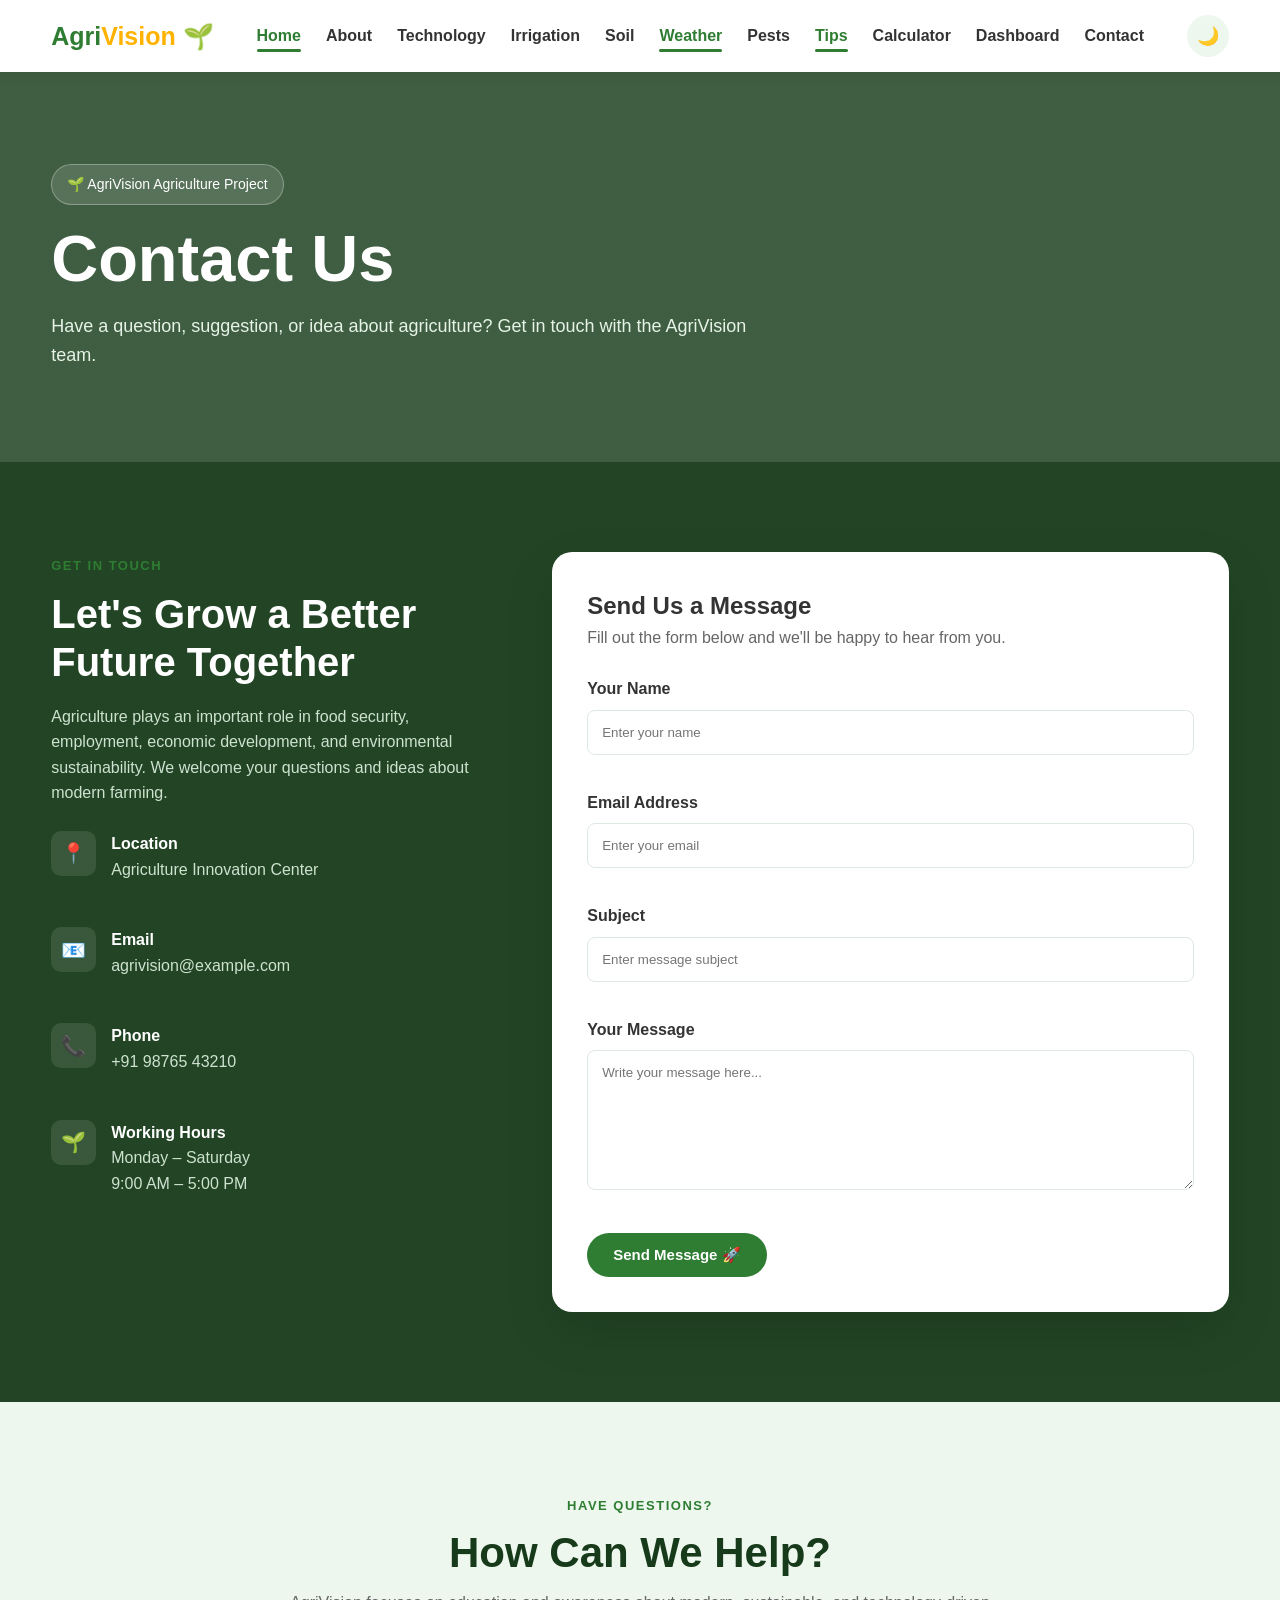
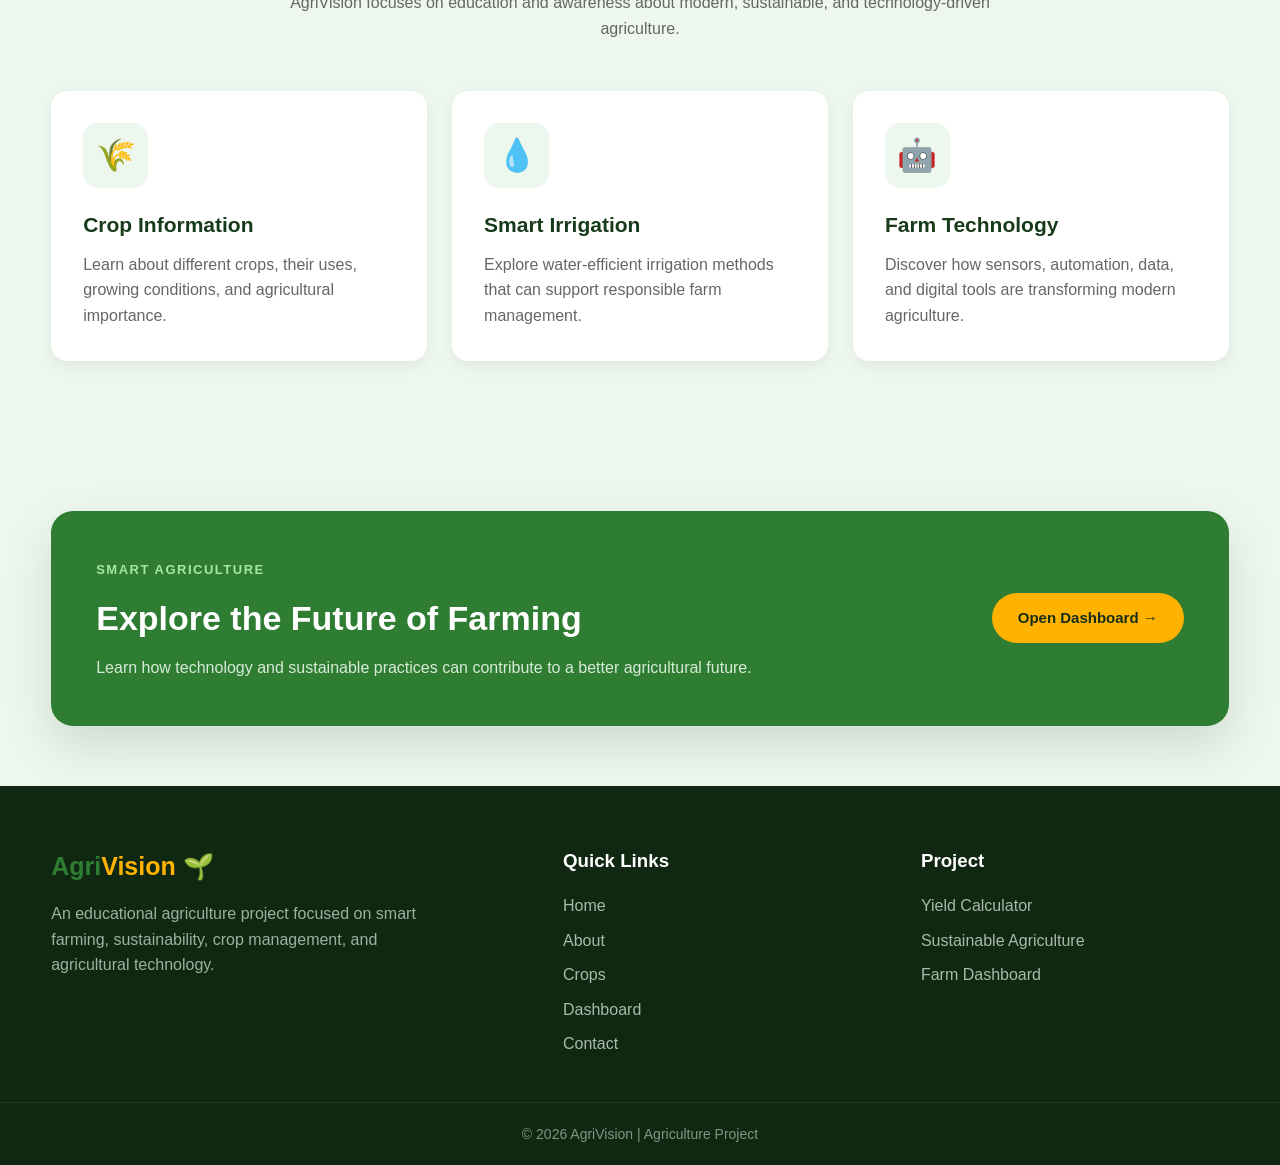
<file: index.html>
<!DOCTYPE html>
<html lang="en">

<head>
  <meta charset="UTF-8">
  <meta name="viewport" content="width=device-width, initial-scale=1.0">
  <title>Contact | AgriVision</title>

  <meta name="description"
    content="Contact AgriVision for questions, suggestions, and information about smart and sustainable agriculture.">
  <link rel="stylesheet" href="style.css">
</head>

<body> <!-- ================= HEADER ================= -->
  <header class="header">
    <div class="container navbar">
      <a href="index.html" class="logo">Agri<span>Vision</span> 🌱</a>
      <ul class="nav-links" id="navLinks">
        <li><a href="index.html">Home</a></li>
        <li><a href="about.html">About</a></li>
        <li><a href="technology.html">Technology</a></li>
        <li><a href="irrigation.html">Irrigation</a></li>
        <li><a href="soil.html">Soil</a></li>
        <li><a href="weather.html" class="active">Weather</a></li>
        <li><a href="pests.html">Pests</a></li>
        <li><a href="tips.html" class="active">Tips</a></li>
        <li><a href="calculator.html">Calculator</a></li>
        <li><a href="dashboard.html">Dashboard</a></li>
        <li><a href="contact.html">Contact</a></li>
      </ul>
      <div class="nav-buttons">
        <button class="theme-btn" id="themeBtn" title="Toggle dark mode" aria-label="Toggle dark mode">
          🌙
        </button>

        <button class="menu-btn" id="menuBtn" aria-label="Open navigation menu">
          ☰
        </button>

      </div>

    </div>

  </header> <!-- ================= PAGE HERO ================= -->
  <section class="page-hero">
    <div class="container page-hero-content">

      <span class="badge">
        🌱 AgriVision Agriculture Project
      </span>

      <h1>Contact Us</h1>

      <p>
        Have a question, suggestion, or idea about agriculture?
        Get in touch with the AgriVision team.
      </p>

    </div>

  </section> <!-- ================= CONTACT SECTION ================= -->
  <section class="contact-section">
    <div class="container">

      <div class="contact-grid">


        <!-- Contact Information -->

        <div class="contact-info">

          <span class="section-label">
            GET IN TOUCH
          </span>

          <h2>
            Let's Grow a Better Future Together
          </h2>

          <p>
            Agriculture plays an important role in food security,
            employment, economic development, and environmental
            sustainability. We welcome your questions and ideas
            about modern farming.
          </p>


          <div class="contact-item">

            <div class="contact-item-icon">
              📍
            </div>

            <div>
              <strong>Location</strong>

              <p>
                Agriculture Innovation Center
              </p>
            </div>

          </div>


          <div class="contact-item">

            <div class="contact-item-icon">
              📧
            </div>

            <div>
              <strong>Email</strong>

              <p>
                agrivision@example.com
              </p>
            </div>

          </div>


          <div class="contact-item">

            <div class="contact-item-icon">
              📞
            </div>

            <div>
              <strong>Phone</strong>

              <p>
                +91 98765 43210
              </p>
            </div>

          </div>


          <div class="contact-item">

            <div class="contact-item-icon">
              🌱
            </div>

            <div>
              <strong>Working Hours</strong>

              <p>
                Monday – Saturday<br>
                9:00 AM – 5:00 PM
              </p>
            </div>

          </div>

        </div>


        <!-- Contact Form -->

        <div class="contact-form">

          <h2>Send Us a Message</h2>

          <p style="color: var(--text-light); margin-bottom: 25px;">
            Fill out the form below and we'll be happy to hear from you.
          </p>


          <form id="contactForm">

            <div class="form-group">

              <label for="name">
                Your Name
              </label>

              <input type="text" id="name" name="name" placeholder="Enter your name" required>

            </div>


            <div class="form-group">

              <label for="email">
                Email Address
              </label>

              <input type="email" id="email" name="email" placeholder="Enter your email" required>

            </div>


            <div class="form-group">

              <label for="subject">
                Subject
              </label>

              <input type="text" id="subject" name="subject" placeholder="Enter message subject" required>

            </div>


            <div class="form-group">

              <label for="message">
                Your Message
              </label>

              <textarea id="message" name="message" placeholder="Write your message here..." required></textarea>

            </div>


            <button type="submit" class="btn btn-green">
              Send Message 🚀
            </button>

          </form>

        </div>

      </div>

    </div>

  </section> <!-- ================= FAQ / INFORMATION ================= -->
  <section class="section light-section">
    <div class="container">

      <div class="section-heading">

        <span class="section-label">
          HAVE QUESTIONS?
        </span>

        <h2>How Can We Help?</h2>

        <p>
          AgriVision focuses on education and awareness about
          modern, sustainable, and technology-driven agriculture.
        </p>

      </div>


      <div class="info-grid">

        <div class="info-card">

          <div class="info-icon">
            🌾
          </div>

          <h3>Crop Information</h3>

          <p>
            Learn about different crops, their uses, growing
            conditions, and agricultural importance.
          </p>

        </div>


        <div class="info-card">

          <div class="info-icon">
            💧
          </div>

          <h3>Smart Irrigation</h3>

          <p>
            Explore water-efficient irrigation methods that
            can support responsible farm management.
          </p>

        </div>


        <div class="info-card">

          <div class="info-icon">
            🤖
          </div>

          <h3>Farm Technology</h3>

          <p>
            Discover how sensors, automation, data, and digital
            tools are transforming modern agriculture.
          </p>

        </div>

      </div>

    </div>

  </section> <!-- ================= CTA ================= -->
  <section class="cta-section">
    <div class="container">

      <div class="cta-content">

        <div>

          <span class="section-label">
            SMART AGRICULTURE
          </span>

          <h2>
            Explore the Future of Farming
          </h2>

          <p>
            Learn how technology and sustainable practices
            can contribute to a better agricultural future.
          </p>

        </div>

        <a href="dashboard.html" class="btn btn-primary">
          Open Dashboard →
        </a>

      </div>

    </div>

  </section> <!-- ================= FOOTER ================= -->
  <footer class="footer">
    <div class="container footer-content">

      <div>

        <a href="index.html" class="logo footer-logo">
          Agri<span>Vision</span> 🌱
        </a>

        <p>
          An educational agriculture project focused on
          smart farming, sustainability, crop management,
          and agricultural technology.
        </p>

      </div>


      <div class="footer-links">

        <h3>Quick Links</h3>

        <a href="index.html">Home</a>
        <a href="about.html">About</a>
        <a href="crops.html">Crops</a>
        <a href="dashboard.html">Dashboard</a>
        <a href="contact.html">Contact</a>

      </div>


      <div class="footer-links">

        <h3>Project</h3>

        <a href="index.html#calculator">
          Yield Calculator
        </a>

        <a href="index.html#sustainable">
          Sustainable Agriculture
        </a>

        <a href="dashboard.html">
          Farm Dashboard
        </a>

      </div>

    </div>


    <div class="footer-bottom">

      <p>
        © <span id="year">2026</span> AgriVision |
        Agriculture Project
      </p>

    </div>

  </footer> <!-- ================= JAVASCRIPT ================= -->
  <script src="script.js"></script>
</body>

</html>
</file>
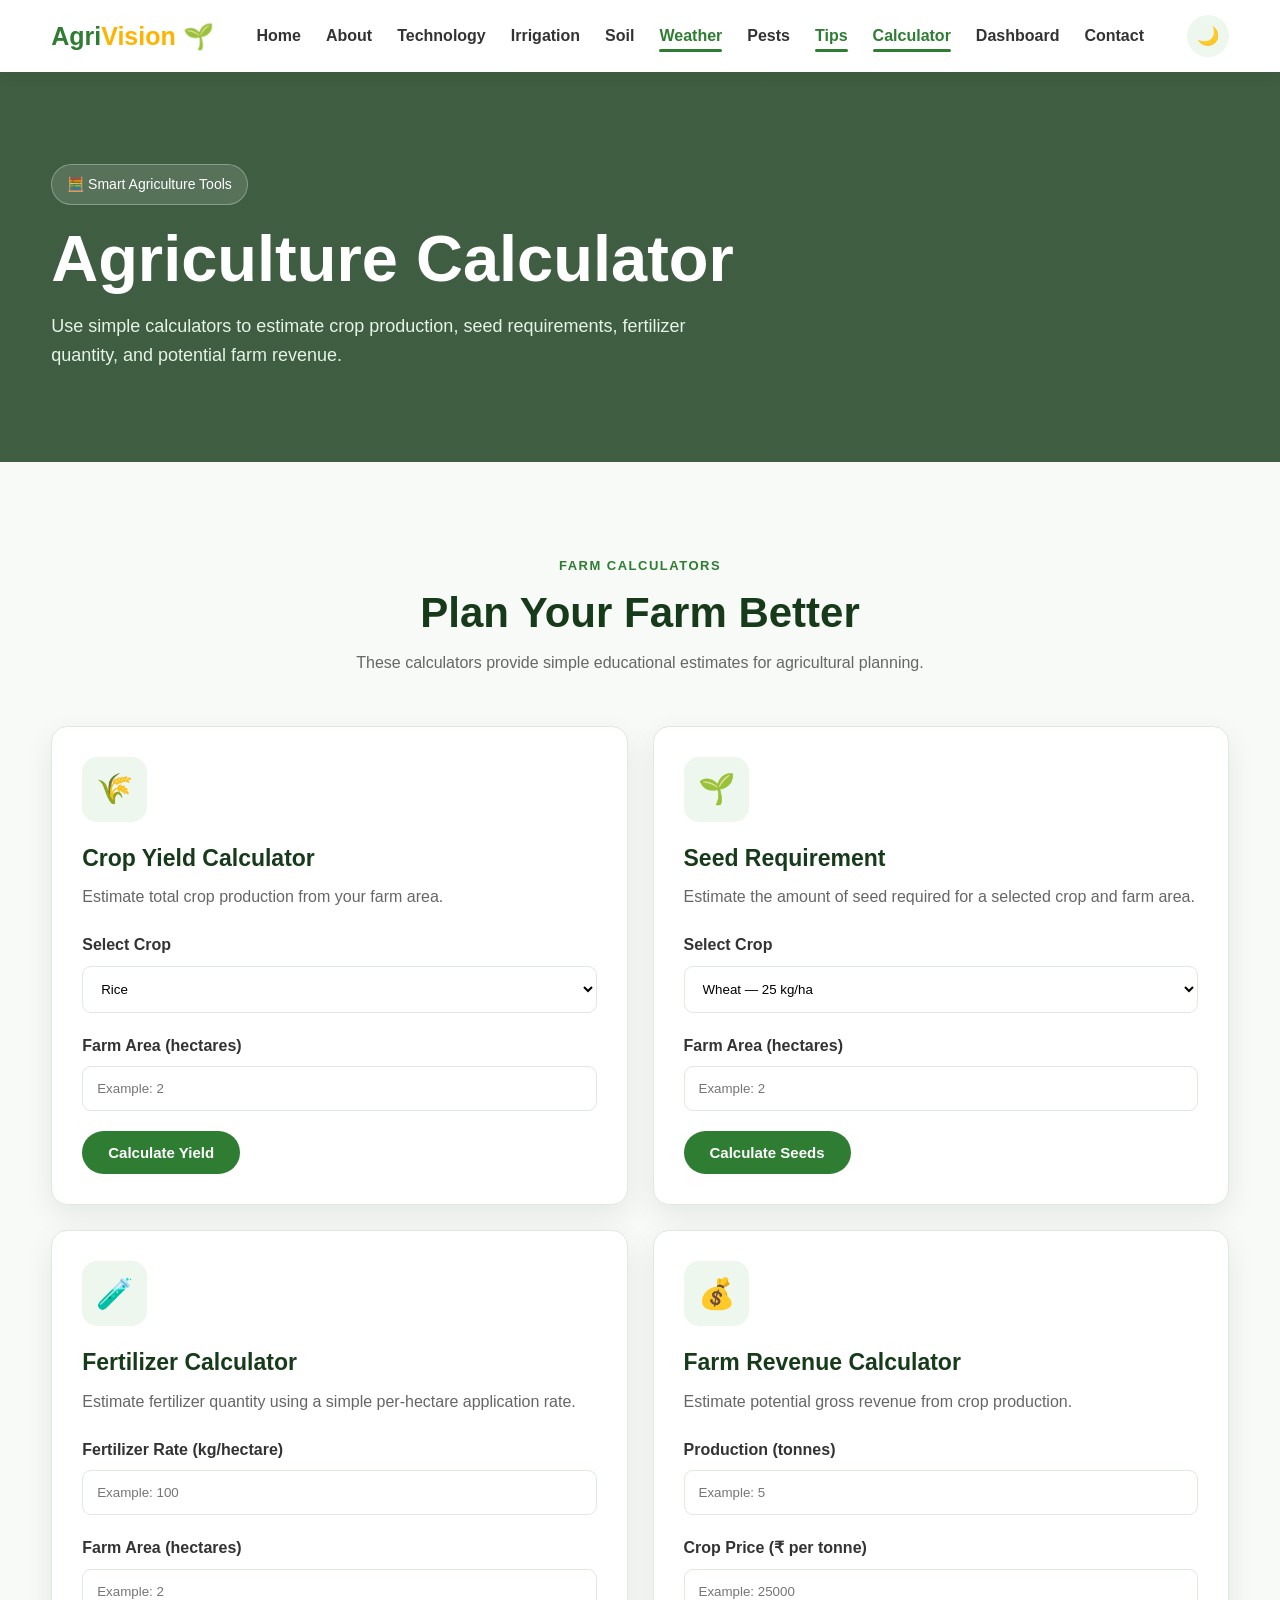
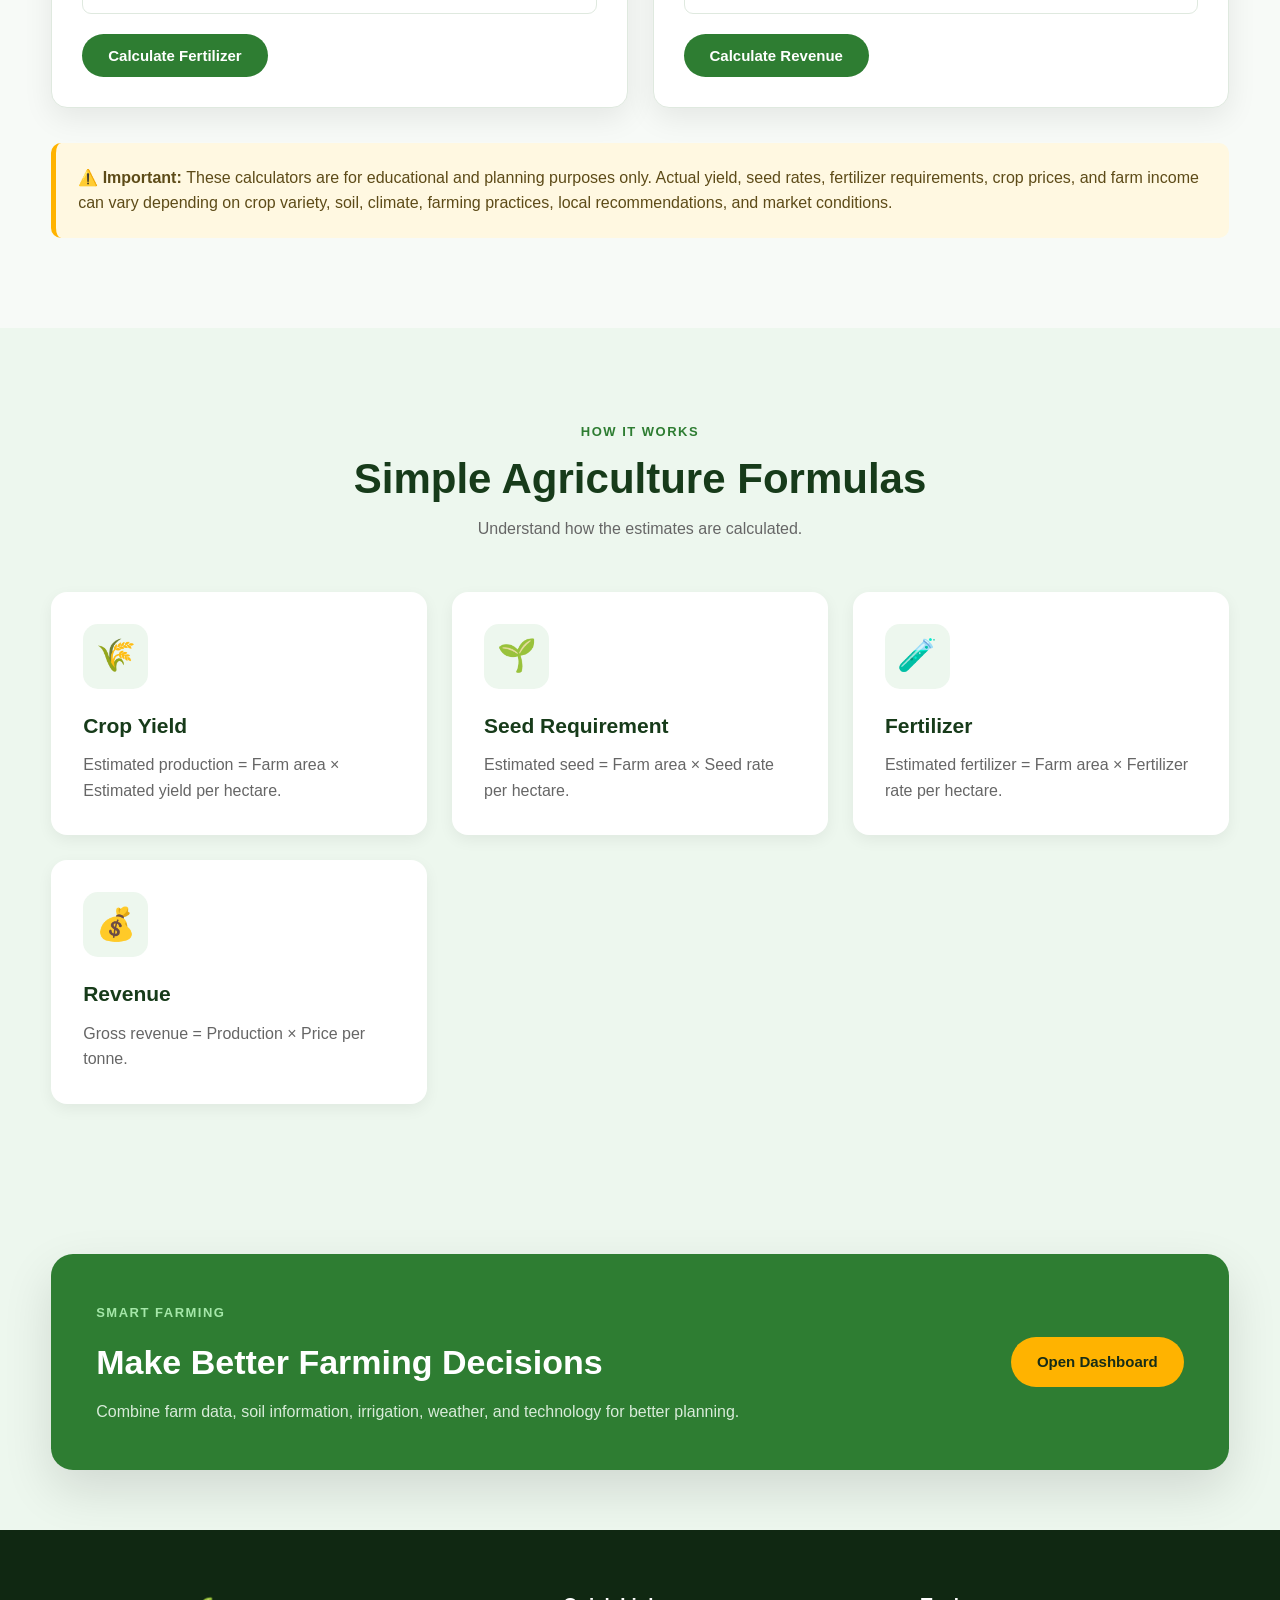
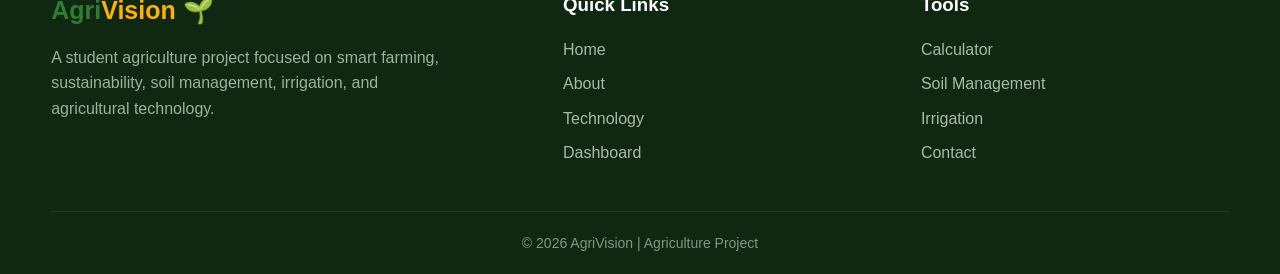
<file: calculator.html>
<!DOCTYPE html>
<html lang="en">

<head>
    <meta charset="UTF-8">
    <meta name="viewport" content="width=device-width, initial-scale=1.0">

    <title>AgriVision - Agriculture Calculator</title>

    <link rel="stylesheet" href="style.css">

    <style>
        /* Calculator page specific styles */

        .calculator-grid {
            display: grid;
            grid-template-columns: repeat(2, 1fr);
            gap: 25px;
        }

        .calculator-card {
            background: var(--white);
            padding: 30px;
            border-radius: var(--radius);
            box-shadow: var(--shadow);
            border: 1px solid var(--border);
        }

        .calculator-icon {
            width: 65px;
            height: 65px;
            display: flex;
            align-items: center;
            justify-content: center;
            background: var(--light-section);
            border-radius: 15px;
            font-size: 30px;
            margin-bottom: 18px;
        }

        .calculator-card h3 {
            color: var(--dark-green);
            font-size: 23px;
            margin-bottom: 8px;
        }

        .calculator-card>p {
            color: var(--text-light);
            margin-bottom: 22px;
        }

        .calculator-result {
            display: none;
            margin-top: 20px;
            padding: 18px;
            background: var(--light-section);
            color: var(--dark-green);
            border-radius: 12px;
            text-align: center;
        }

        .calculator-result.show {
            display: block;
        }

        .calculator-result .big-result {
            display: block;
            color: var(--primary);
            font-size: 28px;
            font-weight: 800;
            margin: 5px 0;
        }

        .calculator-note {
            margin-top: 35px;
            padding: 22px;
            background: #fff8e1;
            border-left: 5px solid var(--secondary);
            border-radius: 10px;
            color: #5d4b18;
        }

        body.dark .calculator-card {
            background: var(--white);
        }

        body.dark .calculator-note {
            background: #2b2819;
            color: #e6d99b;
        }

        @media (max-width: 800px) {
            .calculator-grid {
                grid-template-columns: 1fr;
            }
        }
    </style>
</head>

<body>
    <!-- ================= HEADER ================= -->
    <header class="header">
        <div class="container navbar">
            <a href="index.html" class="logo">Agri<span>Vision</span> 🌱</a>
            <ul class="nav-links" id="navLinks">
                <li><a href="index.html">Home</a></li>
                <li><a href="about.html">About</a></li>
                <li><a href="technology.html">Technology</a></li>
                <li><a href="irrigation.html">Irrigation</a></li>
                <li><a href="soil.html">Soil</a></li>
                <li><a href="weather.html" class="active">Weather</a></li>
                <li><a href="pests.html">Pests</a></li>
                <li><a href="tips.html" class="active">Tips</a></li>
                <li><a href="calculator.html">Calculator</a></li>
                <li><a href="dashboard.html">Dashboard</a></li>
                <li><a href="contact.html">Contact</a></li>
            </ul>
            <div style="display:flex; gap:10px; align-items:center;">

                <button class="theme-btn" id="themeBtn" title="Toggle dark mode">
                    🌙
                </button>

                <button class="menu-btn" id="menuBtn" aria-label="Open menu">
                    ☰
                </button>

            </div>

        </div>

    </header>


    <!-- ================= PAGE HERO ================= -->

    <section class="page-hero">

        <div class="container page-hero-content">

            <span class="badge">
                🧮 Smart Agriculture Tools
            </span>

            <h1>
                Agriculture Calculator
            </h1>

            <p>
                Use simple calculators to estimate crop production,
                seed requirements, fertilizer quantity, and potential
                farm revenue.
            </p>

        </div>

    </section>


    <!-- ================= CALCULATORS ================= -->

    <section class="section">

        <div class="container">

            <div class="section-heading">

                <span class="section-label">
                    FARM CALCULATORS
                </span>

                <h2>
                    Plan Your Farm Better
                </h2>

                <p>
                    These calculators provide simple educational estimates
                    for agricultural planning.
                </p>

            </div>


            <div class="calculator-grid">


                <!-- CROP YIELD -->

                <div class="calculator-card">

                    <div class="calculator-icon">
                        🌾
                    </div>

                    <h3>
                        Crop Yield Calculator
                    </h3>

                    <p>
                        Estimate total crop production from your farm area.
                    </p>

                    <div class="form-group">

                        <label for="yieldCrop">
                            Select Crop
                        </label>

                        <select id="yieldCrop">

                            <option value="2.5">
                                Rice
                            </option>

                            <option value="3">
                                Wheat
                            </option>

                            <option value="3.5">
                                Maize
                            </option>

                            <option value="1.8">
                                Cotton
                            </option>

                        </select>

                    </div>


                    <div class="form-group">

                        <label for="yieldArea">
                            Farm Area (hectares)
                        </label>

                        <input type="number" id="yieldArea" min="0" step="0.1" placeholder="Example: 2">

                    </div>


                    <button class="btn btn-green" id="yieldBtn">
                        Calculate Yield
                    </button>


                    <div class="calculator-result" id="yieldResult"></div>

                </div>


                <!-- SEED CALCULATOR -->

                <div class="calculator-card">

                    <div class="calculator-icon">
                        🌱
                    </div>

                    <h3>
                        Seed Requirement
                    </h3>

                    <p>
                        Estimate the amount of seed required for a selected
                        crop and farm area.
                    </p>


                    <div class="form-group">

                        <label for="seedCrop">
                            Select Crop
                        </label>

                        <select id="seedCrop">

                            <option value="25">
                                Wheat — 25 kg/ha
                            </option>

                            <option value="20">
                                Rice — 20 kg/ha
                            </option>

                            <option value="18">
                                Maize — 18 kg/ha
                            </option>

                            <option value="5">
                                Cotton — 5 kg/ha
                            </option>

                        </select>

                    </div>


                    <div class="form-group">

                        <label for="seedArea">
                            Farm Area (hectares)
                        </label>

                        <input type="number" id="seedArea" min="0" step="0.1" placeholder="Example: 2">

                    </div>


                    <button class="btn btn-green" id="seedBtn">
                        Calculate Seeds
                    </button>


                    <div class="calculator-result" id="seedResult"></div>

                </div>


                <!-- FERTILIZER CALCULATOR -->

                <div class="calculator-card">

                    <div class="calculator-icon">
                        🧪
                    </div>

                    <h3>
                        Fertilizer Calculator
                    </h3>

                    <p>
                        Estimate fertilizer quantity using a simple
                        per-hectare application rate.
                    </p>


                    <div class="form-group">

                        <label for="fertilizerRate">
                            Fertilizer Rate (kg/hectare)
                        </label>

                        <input type="number" id="fertilizerRate" min="0" step="1" placeholder="Example: 100">

                    </div>


                    <div class="form-group">

                        <label for="fertilizerArea">
                            Farm Area (hectares)
                        </label>

                        <input type="number" id="fertilizerArea" min="0" step="0.1" placeholder="Example: 2">

                    </div>


                    <button class="btn btn-green" id="fertilizerBtn">
                        Calculate Fertilizer
                    </button>


                    <div class="calculator-result" id="fertilizerResult"></div>

                </div>


                <!-- REVENUE CALCULATOR -->

                <div class="calculator-card">

                    <div class="calculator-icon">
                        💰
                    </div>

                    <h3>
                        Farm Revenue Calculator
                    </h3>

                    <p>
                        Estimate potential gross revenue from crop production.
                    </p>


                    <div class="form-group">

                        <label for="revenueYield">
                            Production (tonnes)
                        </label>

                        <input type="number" id="revenueYield" min="0" step="0.1" placeholder="Example: 5">

                    </div>


                    <div class="form-group">

                        <label for="cropPrice">
                            Crop Price (₹ per tonne)
                        </label>

                        <input type="number" id="cropPrice" min="0" step="100" placeholder="Example: 25000">

                    </div>


                    <button class="btn btn-green" id="revenueBtn">
                        Calculate Revenue
                    </button>


                    <div class="calculator-result" id="revenueResult"></div>

                </div>

            </div>


            <!-- NOTE -->

            <div class="calculator-note">

                <strong>
                    ⚠️ Important:
                </strong>

                These calculators are for educational and planning
                purposes only. Actual yield, seed rates, fertilizer
                requirements, crop prices, and farm income can vary
                depending on crop variety, soil, climate, farming
                practices, local recommendations, and market conditions.

            </div>

        </div>

    </section>


    <!-- ================= CALCULATION GUIDE ================= -->

    <section class="section light-section">

        <div class="container">

            <div class="section-heading">

                <span class="section-label">
                    HOW IT WORKS
                </span>

                <h2>
                    Simple Agriculture Formulas
                </h2>

                <p>
                    Understand how the estimates are calculated.
                </p>

            </div>


            <div class="info-grid">


                <div class="info-card">

                    <div class="info-icon">
                        🌾
                    </div>

                    <h3>
                        Crop Yield
                    </h3>

                    <p>
                        Estimated production =
                        Farm area × Estimated yield per hectare.
                    </p>

                </div>


                <div class="info-card">

                    <div class="info-icon">
                        🌱
                    </div>

                    <h3>
                        Seed Requirement
                    </h3>

                    <p>
                        Estimated seed =
                        Farm area × Seed rate per hectare.
                    </p>

                </div>


                <div class="info-card">

                    <div class="info-icon">
                        🧪
                    </div>

                    <h3>
                        Fertilizer
                    </h3>

                    <p>
                        Estimated fertilizer =
                        Farm area × Fertilizer rate per hectare.
                    </p>

                </div>


                <div class="info-card">

                    <div class="info-icon">
                        💰
                    </div>

                    <h3>
                        Revenue
                    </h3>

                    <p>
                        Gross revenue =
                        Production × Price per tonne.
                    </p>

                </div>

            </div>

        </div>

    </section>


    <!-- ================= CTA ================= -->

    <section class="cta-section">

        <div class="container">

            <div class="cta-content">

                <div>

                    <span class="section-label">
                        SMART FARMING
                    </span>

                    <h2>
                        Make Better Farming Decisions
                    </h2>

                    <p>
                        Combine farm data, soil information, irrigation,
                        weather, and technology for better planning.
                    </p>

                </div>

                <a href="dashboard.html" class="btn btn-primary">
                    Open Dashboard
                </a>

            </div>

        </div>

    </section>


    <!-- ================= FOOTER ================= -->

    <footer class="footer">

        <div class="container">

            <div class="footer-content">

                <div>

                    <a href="index.html" class="logo footer-logo">
                        Agri<span>Vision</span> 🌱
                    </a>

                    <p>
                        A student agriculture project focused on smart farming,
                        sustainability, soil management, irrigation, and
                        agricultural technology.
                    </p>

                </div>


                <div class="footer-links">

                    <h3>
                        Quick Links
                    </h3>

                    <a href="index.html">
                        Home
                    </a>

                    <a href="about.html">
                        About
                    </a>

                    <a href="technology.html">
                        Technology
                    </a>

                    <a href="dashboard.html">
                        Dashboard
                    </a>

                </div>


                <div class="footer-links">

                    <h3>
                        Tools
                    </h3>

                    <a href="calculator.html">
                        Calculator
                    </a>

                    <a href="soil.html">
                        Soil Management
                    </a>

                    <a href="irrigation.html">
                        Irrigation
                    </a>

                    <a href="contact.html">
                        Contact
                    </a>

                </div>

            </div>


            <div class="footer-bottom">

                © <span id="year"></span> AgriVision |
                Agriculture Project

            </div>

        </div>

    </footer>


    <!-- ================= JAVASCRIPT ================= -->

    <script src="script.js"></script>


    <script>

        /* ==========================================
           CROP YIELD CALCULATOR
           ========================================== */

        const yieldBtn =
            document.getElementById("yieldBtn");

        yieldBtn.addEventListener("click", () => {

            const crop =
                parseFloat(
                    document.getElementById("yieldCrop").value
                );

            const area =
                parseFloat(
                    document.getElementById("yieldArea").value
                );

            const result =
                document.getElementById("yieldResult");


            if (isNaN(area) || area <= 0) {

                result.classList.add("show");

                result.innerHTML =
                    "⚠️ Please enter a valid farm area.";

                return;

            }


            const total =
                crop * area;


            result.classList.add("show");

            result.innerHTML = `
        Estimated Production
        <span class="big-result">
          ${total.toFixed(2)} tonnes
        </span>
        <small>
          Educational estimate only.
        </small>
      `;

        });


        /* ==========================================
           SEED CALCULATOR
           ========================================== */

        const seedBtn =
            document.getElementById("seedBtn");

        seedBtn.addEventListener("click", () => {

            const seedRate =
                parseFloat(
                    document.getElementById("seedCrop").value
                );

            const area =
                parseFloat(
                    document.getElementById("seedArea").value
                );

            const result =
                document.getElementById("seedResult");


            if (isNaN(area) || area <= 0) {

                result.classList.add("show");

                result.innerHTML =
                    "⚠️ Please enter a valid farm area.";

                return;

            }


            const total =
                seedRate * area;


            result.classList.add("show");

            result.innerHTML = `
        Estimated Seed Requirement
        <span class="big-result">
          ${total.toFixed(2)} kg
        </span>
        <small>
          Actual seed rate depends on crop and farming method.
        </small>
      `;

        });


        /* ==========================================
           FERTILIZER CALCULATOR
           ========================================== */

        const fertilizerBtn =
            document.getElementById("fertilizerBtn");

        fertilizerBtn.addEventListener("click", () => {

            const rate =
                parseFloat(
                    document.getElementById("fertilizerRate").value
                );

            const area =
                parseFloat(
                    document.getElementById("fertilizerArea").value
                );

            const result =
                document.getElementById("fertilizerResult");


            if (
                isNaN(rate) ||
                rate <= 0 ||
                isNaN(area) ||
                area <= 0
            ) {

                result.classList.add("show");

                result.innerHTML =
                    "⚠️ Please enter valid values.";

                return;

            }


            const total =
                rate * area;


            result.classList.add("show");

            result.innerHTML = `
        Estimated Fertilizer
        <span class="big-result">
          ${total.toFixed(2)} kg
        </span>
        <small>
          Follow soil-test and local agronomic recommendations
          for actual fertilizer application.
        </small>
      `;

        });


        /* ==========================================
           REVENUE CALCULATOR
           ========================================== */

        const revenueBtn =
            document.getElementById("revenueBtn");

        revenueBtn.addEventListener("click", () => {

            const production =
                parseFloat(
                    document.getElementById("revenueYield").value
                );

            const price =
                parseFloat(
                    document.getElementById("cropPrice").value
                );

            const result =
                document.getElementById("revenueResult");


            if (
                isNaN(production) ||
                production <= 0 ||
                isNaN(price) ||
                price <= 0
            ) {

                result.classList.add("show");

                result.innerHTML =
                    "⚠️ Please enter valid production and price.";

                return;

            }


            const revenue =
                production * price;


            result.classList.add("show");

            result.innerHTML = `
        Estimated Gross Revenue
        <span class="big-result">
          ₹${revenue.toLocaleString("en-IN")}
        </span>
        <small>
          This does not include farming costs or losses.
        </small>
      `;

        });

    </script>

</body>

</html>
</file>
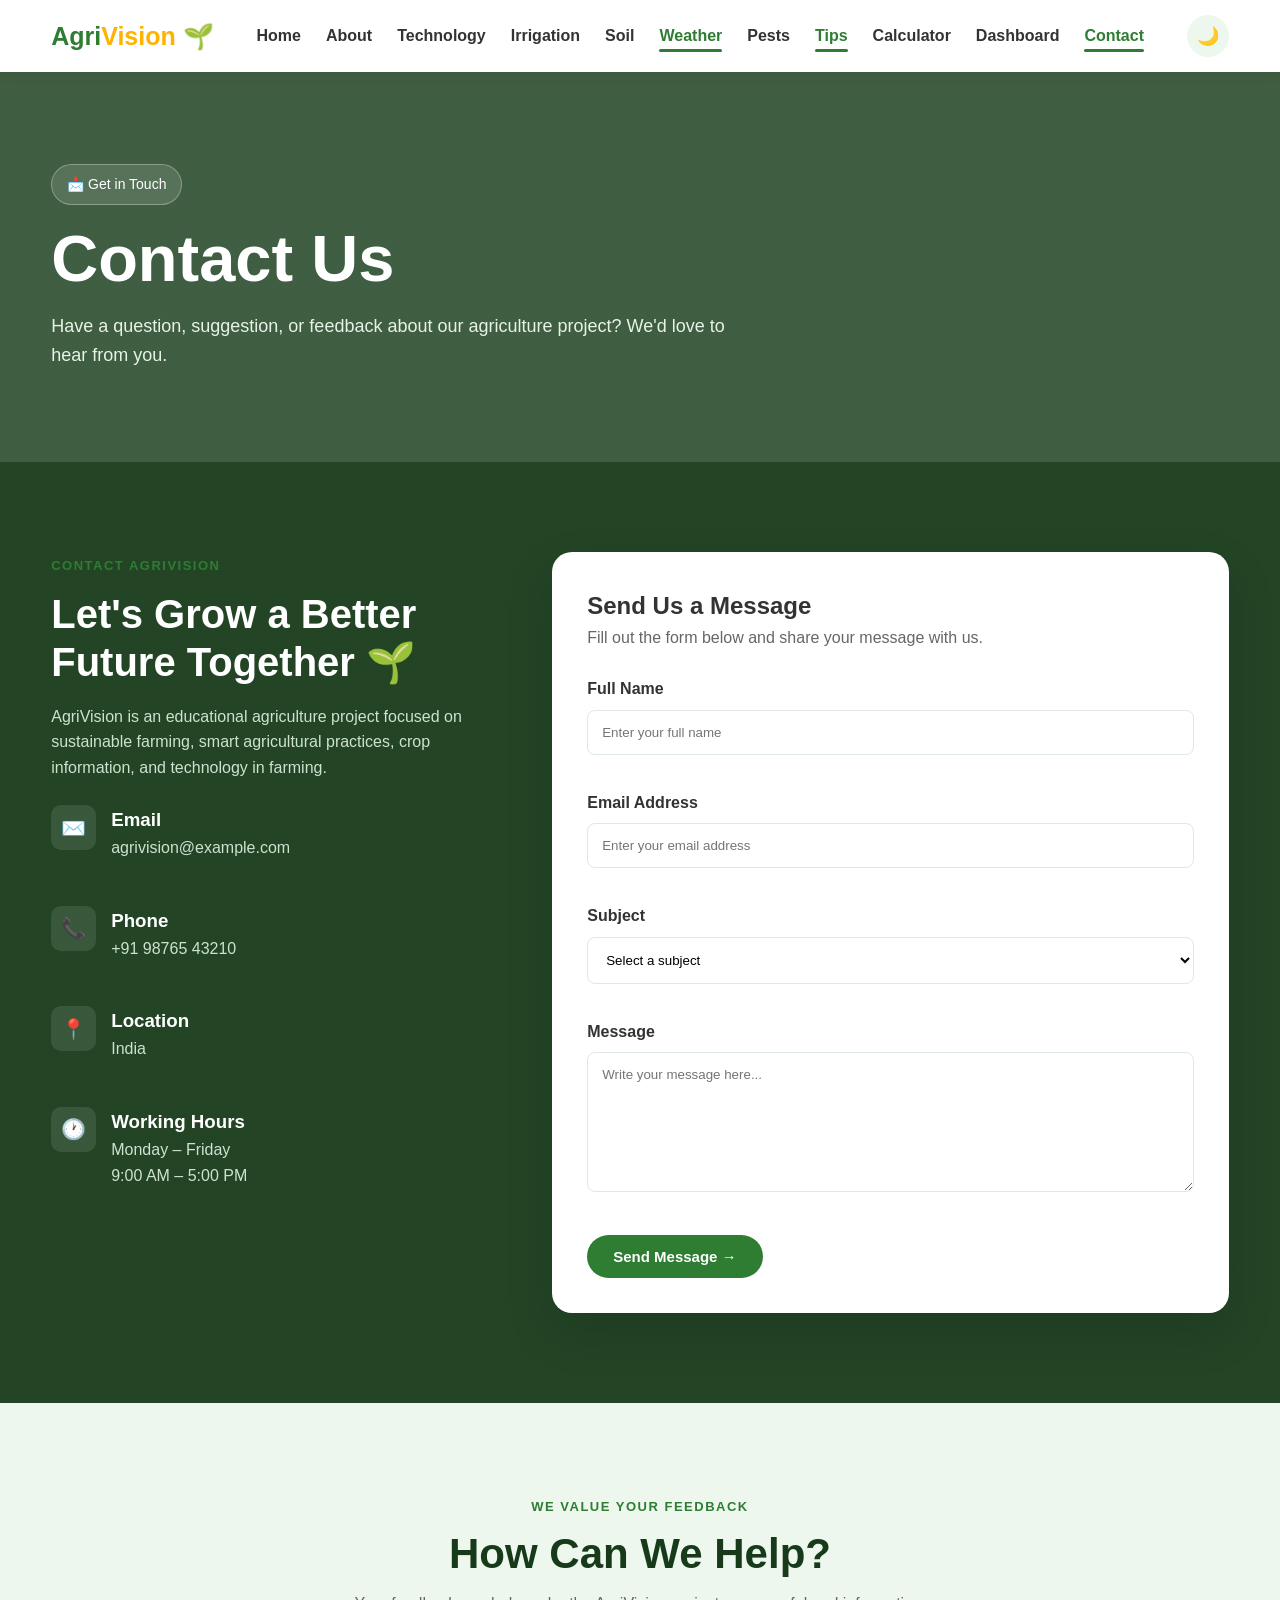
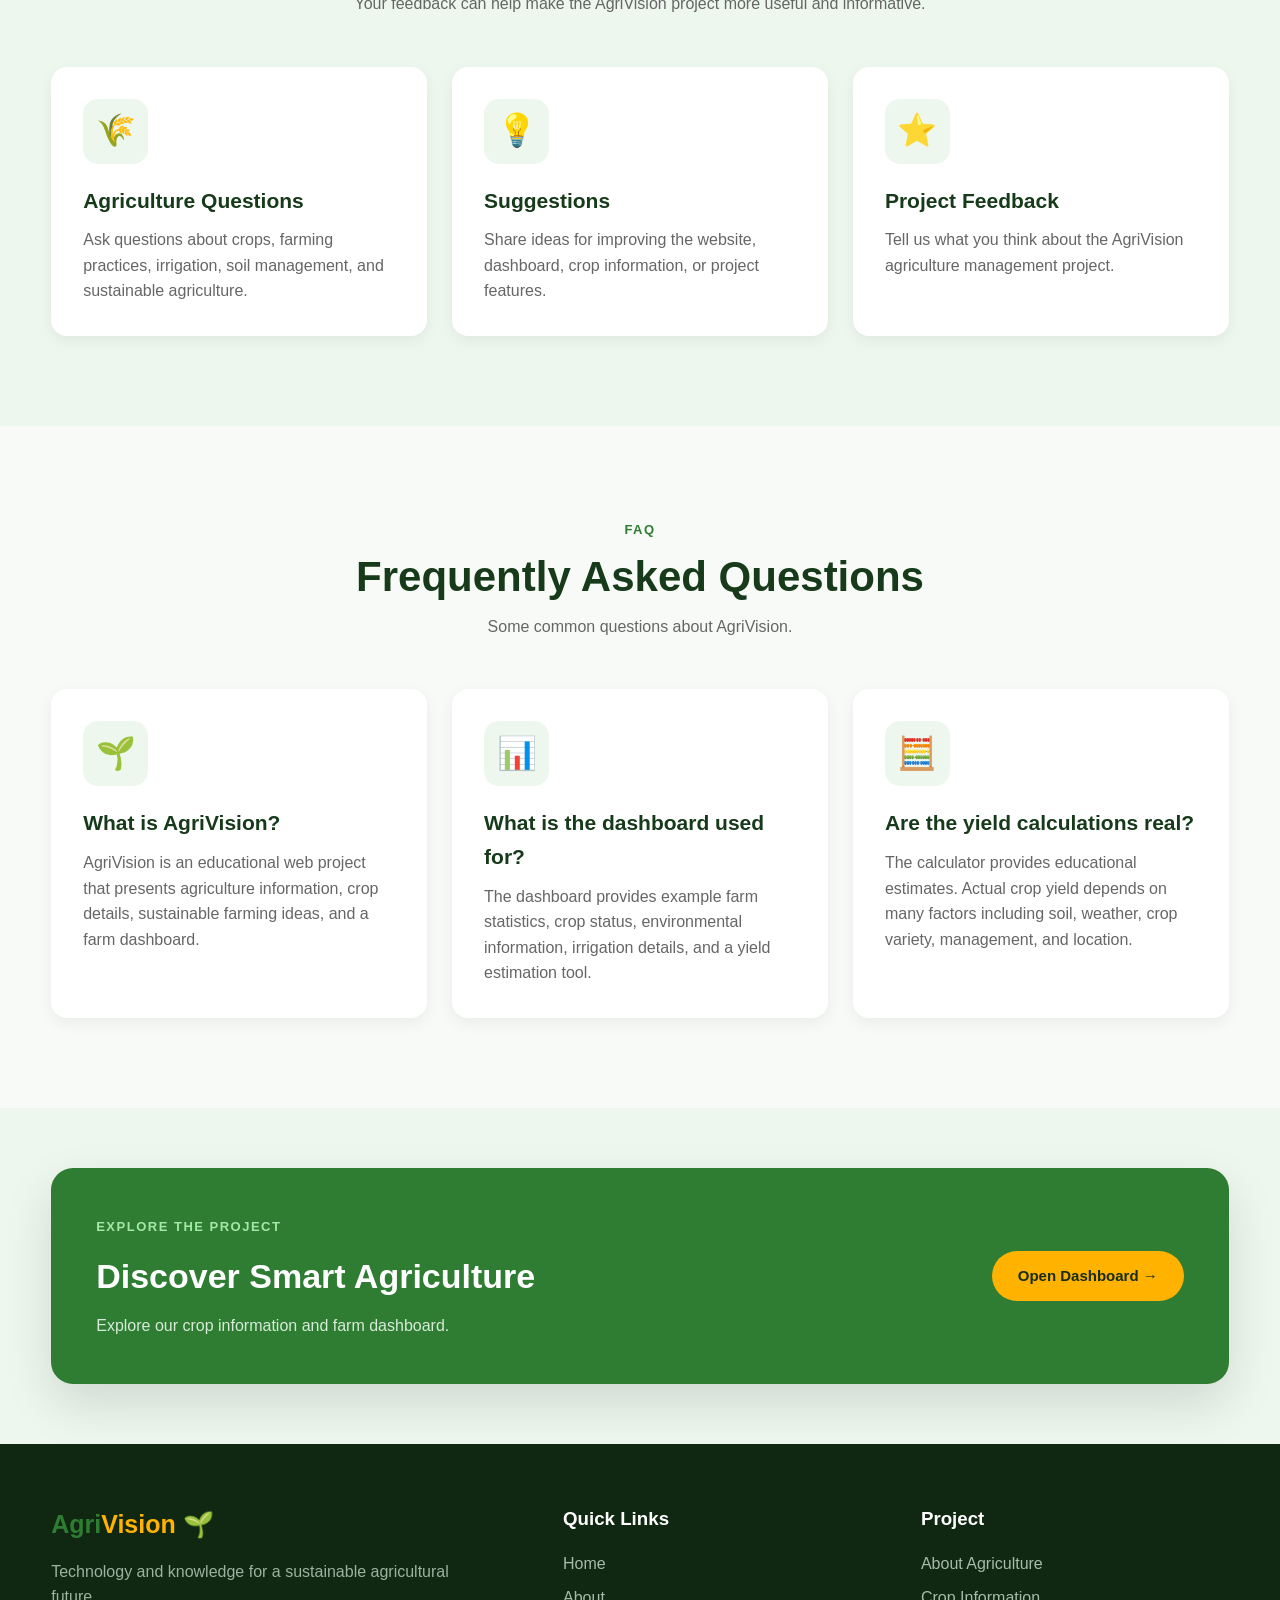
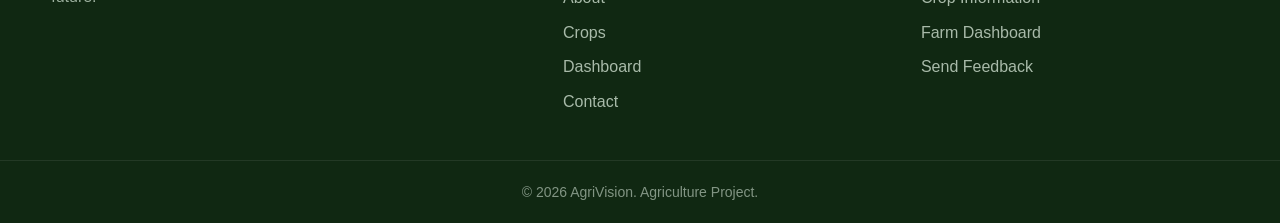
<file: contact.html>
<!DOCTYPE html>
<html lang="en">

<head>
  <meta charset="UTF-8">
  <meta name="viewport" content="width=device-width, initial-scale=1.0">

  <meta name="description" content="Contact AgriVision for agriculture project information, feedback and suggestions.">

  <title>Contact | AgriVision</title>

  <link rel="stylesheet" href="style.css">
</head>

<body>

  <!-- =====================================================
       HEADER
       ===================================================== -->

  <header class="header">

    <nav class="navbar container">

      <a href="index.html" class="logo">
        Agri<span>Vision</span> 🌱
      </a>

      <button class="menu-btn" id="menuBtn" aria-label="Open navigation menu">
        ☰
      </button>
      <ul class="nav-links" id="navLinks">
        <li><a href="index.html">Home</a></li>
        <li><a href="about.html">About</a></li>
        <li><a href="technology.html">Technology</a></li>
        <li><a href="irrigation.html">Irrigation</a></li>
        <li><a href="soil.html">Soil</a></li>
        <li><a href="weather.html" class="active">Weather</a></li>
        <li><a href="pests.html">Pests</a></li>
        <li><a href="tips.html" class="active">Tips</a></li>
        <li><a href="calculator.html">Calculator</a></li>
        <li><a href="dashboard.html">Dashboard</a></li>
        <li><a href="contact.html">Contact</a></li>
      </ul>

      <button class="theme-btn" id="themeBtn" aria-label="Toggle dark mode" title="Toggle dark mode">
        🌙
      </button>

    </nav>

  </header>


  <!-- =====================================================
       PAGE HERO
       ===================================================== -->

  <section class="page-hero">

    <div class="container page-hero-content">

      <span class="badge">
        📩 Get in Touch
      </span>

      <h1>
        Contact Us
      </h1>

      <p>
        Have a question, suggestion, or feedback about
        our agriculture project? We'd love to hear from you.
      </p>

    </div>

  </section>


  <!-- =====================================================
       CONTACT SECTION
       ===================================================== -->

  <section class="contact-section">

    <div class="container contact-grid">


      <!-- =================================================
           CONTACT INFORMATION
           ================================================= -->

      <div class="contact-info">

        <span class="section-label">
          CONTACT AGRIVISION
        </span>

        <h2>
          Let's Grow a Better Future Together 🌱
        </h2>

        <p>
          AgriVision is an educational agriculture project
          focused on sustainable farming, smart agricultural
          practices, crop information, and technology in farming.
        </p>


        <!-- Email -->

        <div class="contact-item">

          <div class="contact-item-icon">
            ✉️
          </div>

          <div>

            <h3>
              Email
            </h3>

            <p>
              agrivision@example.com
            </p>

          </div>

        </div>


        <!-- Phone -->

        <div class="contact-item">

          <div class="contact-item-icon">
            📞
          </div>

          <div>

            <h3>
              Phone
            </h3>

            <p>
              +91 98765 43210
            </p>

          </div>

        </div>


        <!-- Location -->

        <div class="contact-item">

          <div class="contact-item-icon">
            📍
          </div>

          <div>

            <h3>
              Location
            </h3>

            <p>
              India
            </p>

          </div>

        </div>


        <!-- Working Hours -->

        <div class="contact-item">

          <div class="contact-item-icon">
            🕐
          </div>

          <div>

            <h3>
              Working Hours
            </h3>

            <p>
              Monday – Friday<br>
              9:00 AM – 5:00 PM
            </p>

          </div>

        </div>

      </div>


      <!-- =================================================
           CONTACT FORM
           ================================================= -->

      <form class="contact-form" id="contactForm">

        <h2>
          Send Us a Message
        </h2>

        <p style="margin-bottom: 25px; color: #666;">
          Fill out the form below and share your message with us.
        </p>


        <!-- Name -->

        <div class="form-group">

          <label for="name">
            Full Name
          </label>

          <input type="text" id="name" name="name" placeholder="Enter your full name" autocomplete="name" required>

        </div>


        <!-- Email -->

        <div class="form-group">

          <label for="email">
            Email Address
          </label>

          <input type="email" id="email" name="email" placeholder="Enter your email address" autocomplete="email"
            required>

        </div>


        <!-- Subject -->

        <div class="form-group">

          <label for="subject">
            Subject
          </label>

          <select id="subject" name="subject">

            <option value="">
              Select a subject
            </option>

            <option value="agriculture">
              Agriculture Information
            </option>

            <option value="crops">
              Crop Information
            </option>

            <option value="dashboard">
              Dashboard Feedback
            </option>

            <option value="suggestion">
              Suggestion
            </option>

            <option value="other">
              Other
            </option>

          </select>

        </div>


        <!-- Message -->

        <div class="form-group">

          <label for="message">
            Message
          </label>

          <textarea id="message" name="message" placeholder="Write your message here..." required></textarea>

        </div>


        <!-- Submit -->

        <button type="submit" class="btn btn-green">
          Send Message →
        </button>

      </form>

    </div>

  </section>


  <!-- =====================================================
       WHY CONTACT US
       ===================================================== -->

  <section class="section light-section">

    <div class="container">

      <div class="section-heading">

        <span class="section-label">
          WE VALUE YOUR FEEDBACK
        </span>

        <h2>
          How Can We Help?
        </h2>

        <p>
          Your feedback can help make the AgriVision project
          more useful and informative.
        </p>

      </div>


      <div class="info-grid">


        <!-- Agriculture -->

        <div class="info-card">

          <div class="info-icon">
            🌾
          </div>

          <h3>
            Agriculture Questions
          </h3>

          <p>
            Ask questions about crops, farming practices,
            irrigation, soil management, and sustainable
            agriculture.
          </p>

        </div>


        <!-- Suggestions -->

        <div class="info-card">

          <div class="info-icon">
            💡
          </div>

          <h3>
            Suggestions
          </h3>

          <p>
            Share ideas for improving the website,
            dashboard, crop information, or project features.
          </p>

        </div>


        <!-- Feedback -->

        <div class="info-card">

          <div class="info-icon">
            ⭐
          </div>

          <h3>
            Project Feedback
          </h3>

          <p>
            Tell us what you think about the AgriVision
            agriculture management project.
          </p>

        </div>

      </div>

    </div>

  </section>


  <!-- =====================================================
       FAQ
       ===================================================== -->

  <section class="section">

    <div class="container">

      <div class="section-heading">

        <span class="section-label">
          FAQ
        </span>

        <h2>
          Frequently Asked Questions
        </h2>

        <p>
          Some common questions about AgriVision.
        </p>

      </div>


      <div class="info-grid">


        <div class="info-card">

          <div class="info-icon">
            🌱
          </div>

          <h3>
            What is AgriVision?
          </h3>

          <p>
            AgriVision is an educational web project that
            presents agriculture information, crop details,
            sustainable farming ideas, and a farm dashboard.
          </p>

        </div>


        <div class="info-card">

          <div class="info-icon">
            📊
          </div>

          <h3>
            What is the dashboard used for?
          </h3>

          <p>
            The dashboard provides example farm statistics,
            crop status, environmental information, irrigation
            details, and a yield estimation tool.
          </p>

        </div>


        <div class="info-card">

          <div class="info-icon">
            🧮
          </div>

          <h3>
            Are the yield calculations real?
          </h3>

          <p>
            The calculator provides educational estimates.
            Actual crop yield depends on many factors including
            soil, weather, crop variety, management, and location.
          </p>

        </div>

      </div>

    </div>

  </section>


  <!-- =====================================================
       CTA
       ===================================================== -->

  <section class="cta-section">

    <div class="container">

      <div class="cta-content">

        <div>

          <span class="section-label">
            EXPLORE THE PROJECT
          </span>

          <h2>
            Discover Smart Agriculture
          </h2>

          <p>
            Explore our crop information and farm dashboard.
          </p>

        </div>

        <a href="dashboard.html" class="btn btn-primary">
          Open Dashboard →
        </a>

      </div>

    </div>

  </section>


  <!-- =====================================================
       FOOTER
       ===================================================== -->

  <footer class="footer">

    <div class="container footer-content">


      <!-- About -->

      <div>

        <a href="index.html" class="logo footer-logo">
          Agri<span>Vision</span> 🌱
        </a>

        <p>
          Technology and knowledge for a sustainable
          agricultural future.
        </p>

      </div>


      <!-- Quick Links -->

      <div class="footer-links">

        <h3>
          Quick Links
        </h3>

        <a href="index.html">
          Home
        </a>

        <a href="about.html">
          About
        </a>

        <a href="crops.html">
          Crops
        </a>

        <a href="dashboard.html">
          Dashboard
        </a>

        <a href="contact.html">
          Contact
        </a>

      </div>


      <!-- Project -->

      <div class="footer-links">

        <h3>
          Project
        </h3>

        <a href="about.html">
          About Agriculture
        </a>

        <a href="crops.html">
          Crop Information
        </a>

        <a href="dashboard.html">
          Farm Dashboard
        </a>

        <a href="contact.html">
          Send Feedback
        </a>

      </div>

    </div>


    <div class="footer-bottom">

      <p>
        © <span id="year"></span>
        AgriVision. Agriculture Project.
      </p>

    </div>

  </footer>


  <!-- =====================================================
       JAVASCRIPT
       ===================================================== -->

  <script src="script.js"></script>

</body>

</html>
</file>
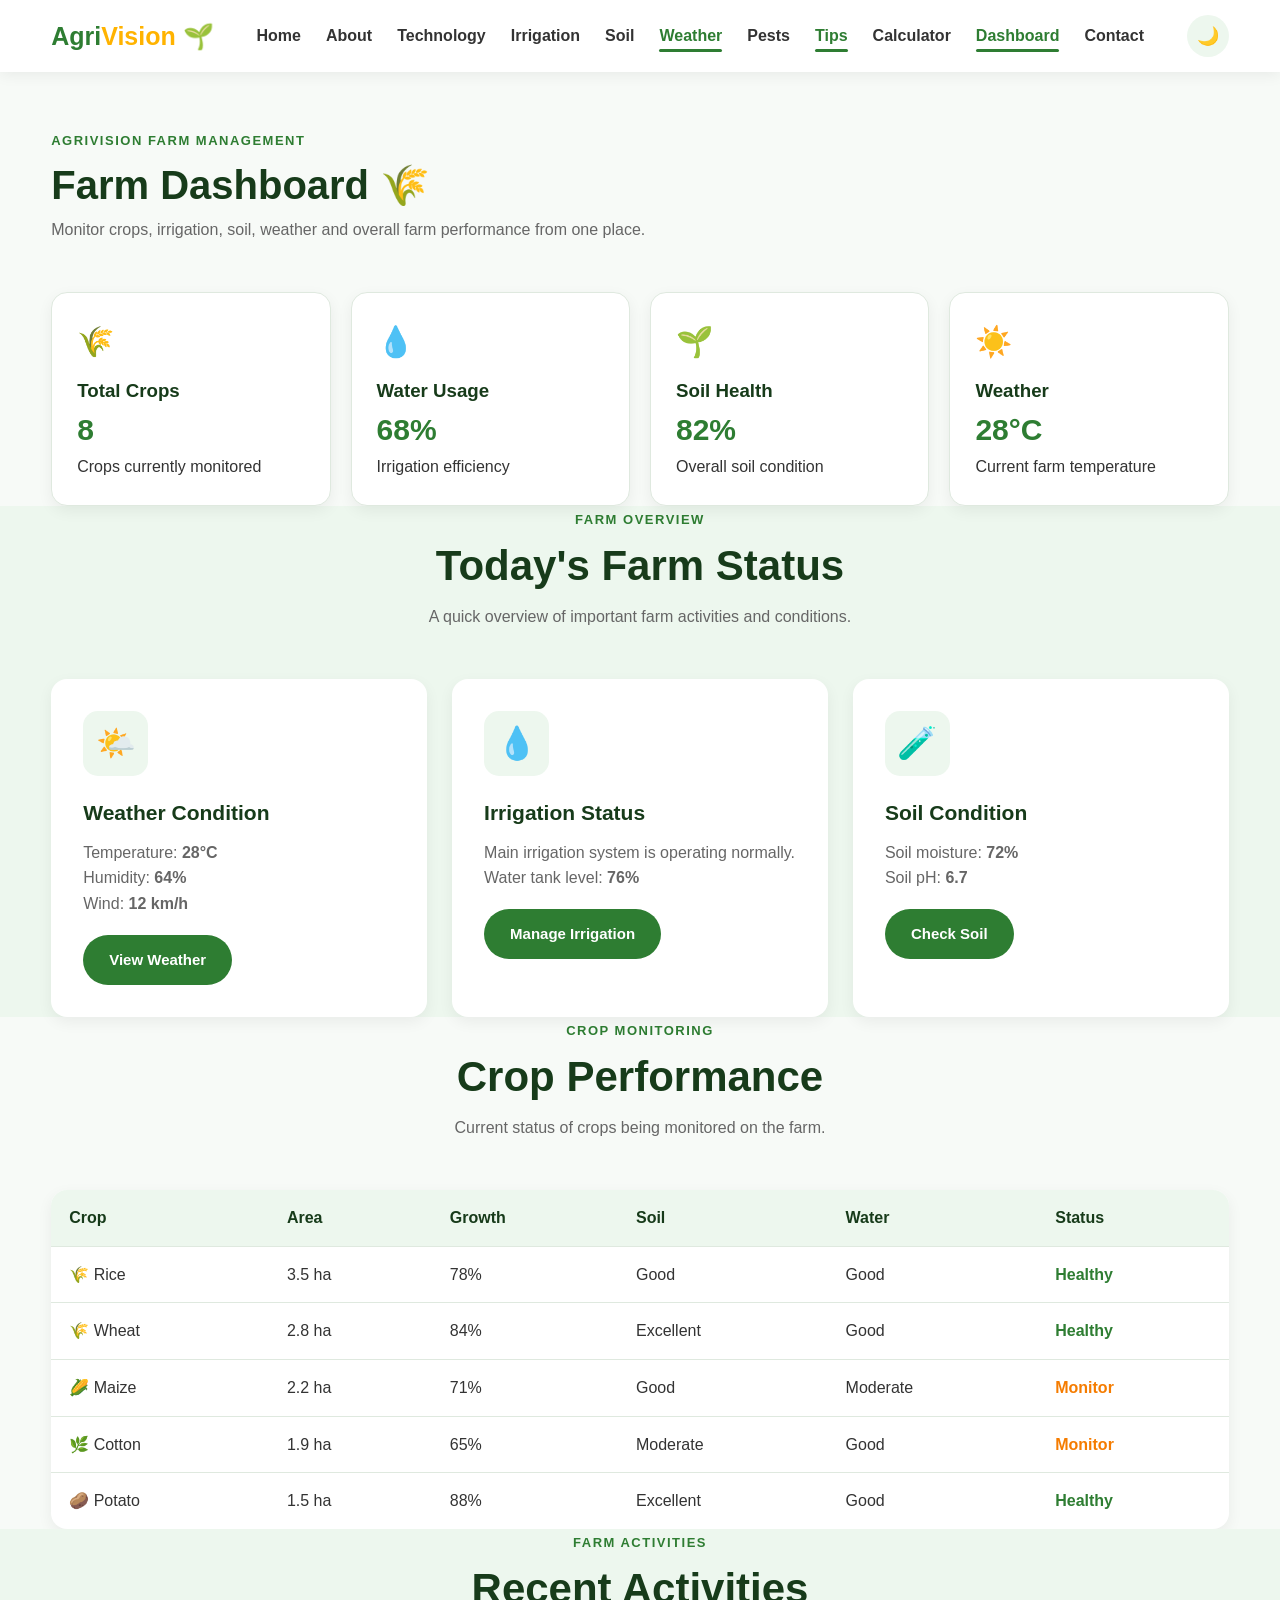
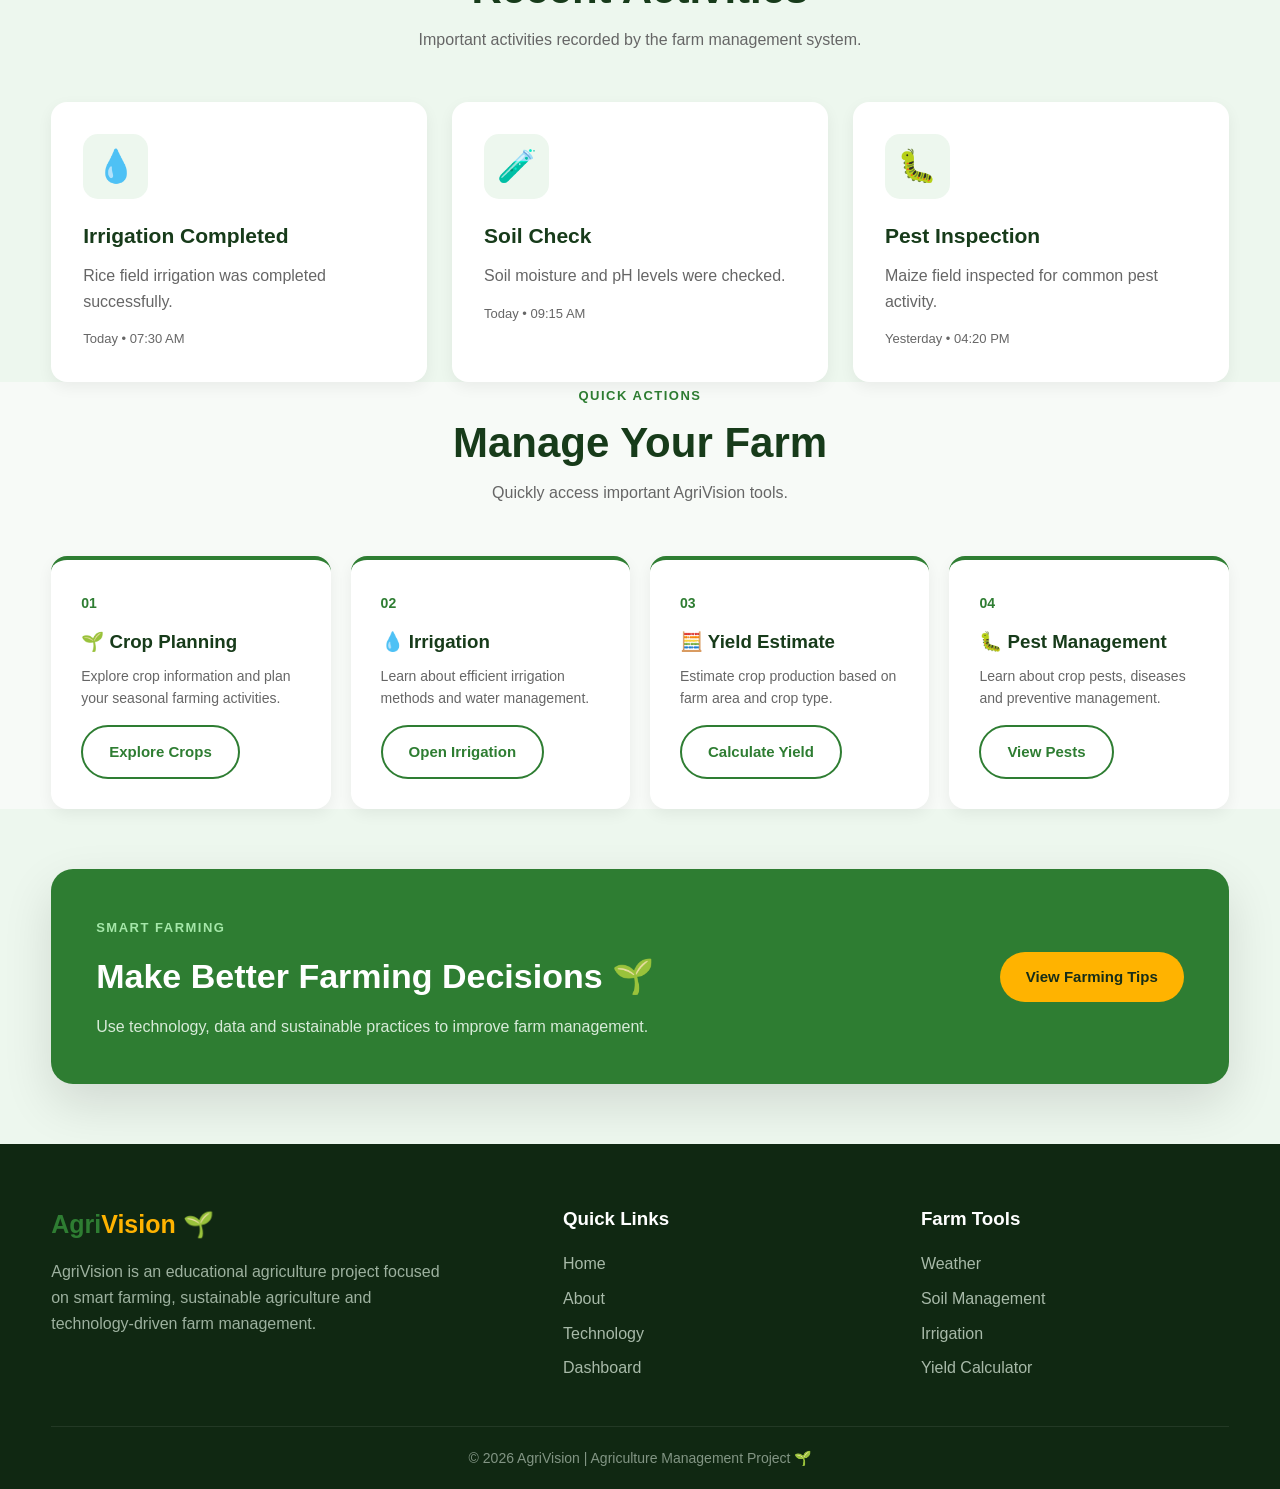
<file: dashboard.html>
<!DOCTYPE html>
<html lang="en">

<head>
    <meta charset="UTF-8">
    <meta name="viewport" content="width=device-width, initial-scale=1.0">

    <title>AgriVision - Dashboard</title>

    <link rel="stylesheet" href="style.css">
</head>

<body>

    <!-- ================= HEADER ================= -->

    <header class="header">

        <div class="container navbar">

            <a href="index.html" class="logo">
                Agri<span>Vision</span> 🌱
            </a>
            <ul class="nav-links" id="navLinks">
                <li><a href="index.html">Home</a></li>
                <li><a href="about.html">About</a></li>
                <li><a href="technology.html">Technology</a></li>
                <li><a href="irrigation.html">Irrigation</a></li>
                <li><a href="soil.html">Soil</a></li>
                <li><a href="weather.html" class="active">Weather</a></li>
                <li><a href="pests.html">Pests</a></li>
                <li><a href="tips.html" class="active">Tips</a></li>
                <li><a href="calculator.html">Calculator</a></li>
                <li><a href="dashboard.html">Dashboard</a></li>
                <li><a href="contact.html">Contact</a></li>
            </ul>
            <div style="display:flex; gap:10px; align-items:center;">

                <button class="theme-btn" id="themeBtn" title="Toggle dark mode">
                    🌙
                </button>

                <button class="menu-btn" id="menuBtn" aria-label="Open menu">
                    ☰
                </button>

            </div>

        </div>

    </header>


    <!-- ================= DASHBOARD HEADER ================= -->

    <main>

        <section class="dashboard-header">

            <div class="container">

                <span class="section-label">
                    AGRIVISION FARM MANAGEMENT
                </span>

                <h1>Farm Dashboard 🌾</h1>

                <p>
                    Monitor crops, irrigation, soil, weather and overall farm
                    performance from one place.
                </p>

            </div>

        </section>


        <!-- ================= SUMMARY CARDS ================= -->

        <section style="padding-top:20px;">

            <div class="container">

                <div class="dashboard-grid">

                    <div class="dashboard-card">

                        <div class="dashboard-card-icon">
                            🌾
                        </div>

                        <h3>Total Crops</h3>

                        <div class="dashboard-value" data-target="8">
                            0
                        </div>

                        <p>
                            Crops currently monitored
                        </p>

                    </div>


                    <div class="dashboard-card">

                        <div class="dashboard-card-icon">
                            💧
                        </div>

                        <h3>Water Usage</h3>

                        <div class="dashboard-value">
                            68%
                        </div>

                        <p>
                            Irrigation efficiency
                        </p>

                    </div>


                    <div class="dashboard-card">

                        <div class="dashboard-card-icon">
                            🌱
                        </div>

                        <h3>Soil Health</h3>

                        <div class="dashboard-value">
                            82%
                        </div>

                        <p>
                            Overall soil condition
                        </p>

                    </div>


                    <div class="dashboard-card">

                        <div class="dashboard-card-icon">
                            ☀️
                        </div>

                        <h3>Weather</h3>

                        <div class="dashboard-value">
                            28°C
                        </div>

                        <p>
                            Current farm temperature
                        </p>

                    </div>

                </div>

            </div>

        </section>


        <!-- ================= FARM STATUS ================= -->

        <section class="light-section">

            <div class="container">

                <div class="section-heading">

                    <span class="section-label">
                        FARM OVERVIEW
                    </span>

                    <h2>Today's Farm Status</h2>

                    <p>
                        A quick overview of important farm activities and conditions.
                    </p>

                </div>


                <div class="info-grid">

                    <!-- Weather -->

                    <div class="info-card">

                        <div class="info-icon">
                            🌤️
                        </div>

                        <h3>Weather Condition</h3>

                        <p>
                            Temperature: <strong>28°C</strong>
                        </p>

                        <p>
                            Humidity: <strong>64%</strong>
                        </p>

                        <p>
                            Wind: <strong>12 km/h</strong>
                        </p>

                        <a href="weather.html" class="btn btn-green" style="margin-top:18px;">
                            View Weather
                        </a>

                    </div>


                    <!-- Irrigation -->

                    <div class="info-card">

                        <div class="info-icon">
                            💧
                        </div>

                        <h3>Irrigation Status</h3>

                        <p>
                            Main irrigation system is operating normally.
                        </p>

                        <p>
                            Water tank level:
                            <strong>76%</strong>
                        </p>

                        <a href="irrigation.html" class="btn btn-green" style="margin-top:18px;">
                            Manage Irrigation
                        </a>

                    </div>


                    <!-- Soil -->

                    <div class="info-card">

                        <div class="info-icon">
                            🧪
                        </div>

                        <h3>Soil Condition</h3>

                        <p>
                            Soil moisture:
                            <strong>72%</strong>
                        </p>

                        <p>
                            Soil pH:
                            <strong>6.7</strong>
                        </p>

                        <a href="soil.html" class="btn btn-green" style="margin-top:18px;">
                            Check Soil
                        </a>

                    </div>

                </div>

            </div>

        </section>


        <!-- ================= CROP TABLE ================= -->

        <section>

            <div class="container">

                <div class="section-heading">

                    <span class="section-label">
                        CROP MONITORING
                    </span>

                    <h2>Crop Performance</h2>

                    <p>
                        Current status of crops being monitored on the farm.
                    </p>

                </div>


                <div class="table-wrapper">

                    <table class="data-table">

                        <thead>

                            <tr>

                                <th>Crop</th>
                                <th>Area</th>
                                <th>Growth</th>
                                <th>Soil</th>
                                <th>Water</th>
                                <th>Status</th>

                            </tr>

                        </thead>


                        <tbody>

                            <tr>

                                <td>🌾 Rice</td>

                                <td>3.5 ha</td>

                                <td>78%</td>

                                <td>Good</td>

                                <td>Good</td>

                                <td>
                                    <span style="color:#2e7d32;font-weight:bold;">
                                        Healthy
                                    </span>
                                </td>

                            </tr>


                            <tr>

                                <td>🌾 Wheat</td>

                                <td>2.8 ha</td>

                                <td>84%</td>

                                <td>Excellent</td>

                                <td>Good</td>

                                <td>
                                    <span style="color:#2e7d32;font-weight:bold;">
                                        Healthy
                                    </span>
                                </td>

                            </tr>


                            <tr>

                                <td>🌽 Maize</td>

                                <td>2.2 ha</td>

                                <td>71%</td>

                                <td>Good</td>

                                <td>Moderate</td>

                                <td>
                                    <span style="color:#f57c00;font-weight:bold;">
                                        Monitor
                                    </span>
                                </td>

                            </tr>


                            <tr>

                                <td>🌿 Cotton</td>

                                <td>1.9 ha</td>

                                <td>65%</td>

                                <td>Moderate</td>

                                <td>Good</td>

                                <td>
                                    <span style="color:#f57c00;font-weight:bold;">
                                        Monitor
                                    </span>
                                </td>

                            </tr>


                            <tr>

                                <td>🥔 Potato</td>

                                <td>1.5 ha</td>

                                <td>88%</td>

                                <td>Excellent</td>

                                <td>Good</td>

                                <td>
                                    <span style="color:#2e7d32;font-weight:bold;">
                                        Healthy
                                    </span>
                                </td>

                            </tr>

                        </tbody>

                    </table>

                </div>

            </div>

        </section>


        <!-- ================= FARM ACTIVITIES ================= -->

        <section class="light-section">

            <div class="container">

                <div class="section-heading">

                    <span class="section-label">
                        FARM ACTIVITIES
                    </span>

                    <h2>Recent Activities</h2>

                    <p>
                        Important activities recorded by the farm management system.
                    </p>

                </div>


                <div class="info-grid">

                    <div class="info-card">

                        <div class="info-icon">
                            💧
                        </div>

                        <h3>Irrigation Completed</h3>

                        <p>
                            Rice field irrigation was completed successfully.
                        </p>

                        <small>
                            Today • 07:30 AM
                        </small>

                    </div>


                    <div class="info-card">

                        <div class="info-icon">
                            🧪
                        </div>

                        <h3>Soil Check</h3>

                        <p>
                            Soil moisture and pH levels were checked.
                        </p>

                        <small>
                            Today • 09:15 AM
                        </small>

                    </div>


                    <div class="info-card">

                        <div class="info-icon">
                            🐛
                        </div>

                        <h3>Pest Inspection</h3>

                        <p>
                            Maize field inspected for common pest activity.
                        </p>

                        <small>
                            Yesterday • 04:20 PM
                        </small>

                    </div>

                </div>

            </div>

        </section>


        <!-- ================= FARMING ACTIONS ================= -->

        <section>

            <div class="container">

                <div class="section-heading">

                    <span class="section-label">
                        QUICK ACTIONS
                    </span>

                    <h2>Manage Your Farm</h2>

                    <p>
                        Quickly access important AgriVision tools.
                    </p>

                </div>


                <div class="objective-grid">

                    <div class="objective">

                        <span>01</span>

                        <h3>🌱 Crop Planning</h3>

                        <p>
                            Explore crop information and plan your seasonal farming
                            activities.
                        </p>

                        <a href="index.html#crops" class="btn btn-outline" style="margin-top:15px;">
                            Explore Crops
                        </a>

                    </div>


                    <div class="objective">

                        <span>02</span>

                        <h3>💧 Irrigation</h3>

                        <p>
                            Learn about efficient irrigation methods and water
                            management.
                        </p>

                        <a href="irrigation.html" class="btn btn-outline" style="margin-top:15px;">
                            Open Irrigation
                        </a>

                    </div>


                    <div class="objective">

                        <span>03</span>

                        <h3>🧮 Yield Estimate</h3>

                        <p>
                            Estimate crop production based on farm area and crop type.
                        </p>

                        <a href="calculator.html" class="btn btn-outline" style="margin-top:15px;">
                            Calculate Yield
                        </a>

                    </div>


                    <div class="objective">

                        <span>04</span>

                        <h3>🐛 Pest Management</h3>

                        <p>
                            Learn about crop pests, diseases and preventive management.
                        </p>

                        <a href="pests.html" class="btn btn-outline" style="margin-top:15px;">
                            View Pests
                        </a>

                    </div>

                </div>

            </div>

        </section>


        <!-- ================= CTA ================= -->

        <section class="cta-section">

            <div class="container">

                <div class="cta-content">

                    <div>

                        <span class="section-label">
                            SMART FARMING
                        </span>

                        <h2>
                            Make Better Farming Decisions 🌱
                        </h2>

                        <p>
                            Use technology, data and sustainable practices to improve
                            farm management.
                        </p>

                    </div>

                    <a href="tips.html" class="btn btn-primary">
                        View Farming Tips
                    </a>

                </div>

            </div>

        </section>

    </main>


    <!-- ================= FOOTER ================= -->

    <footer class="footer">

        <div class="container">

            <div class="footer-content">

                <div>

                    <a href="index.html" class="logo footer-logo">
                        Agri<span>Vision</span> 🌱
                    </a>

                    <p>
                        AgriVision is an educational agriculture project focused on
                        smart farming, sustainable agriculture and technology-driven
                        farm management.
                    </p>

                </div>


                <div class="footer-links">

                    <h3>Quick Links</h3>

                    <a href="index.html">Home</a>
                    <a href="about.html">About</a>
                    <a href="technology.html">Technology</a>
                    <a href="dashboard.html">Dashboard</a>

                </div>


                <div class="footer-links">

                    <h3>Farm Tools</h3>

                    <a href="weather.html">Weather</a>
                    <a href="soil.html">Soil Management</a>
                    <a href="irrigation.html">Irrigation</a>
                    <a href="calculator.html">Yield Calculator</a>

                </div>

            </div>


            <div class="footer-bottom">

                © <span id="year">2026</span> AgriVision |
                Agriculture Management Project 🌱

            </div>

        </div>

    </footer>


    <!-- JavaScript -->

    <script src="script.js"></script>

</body>

</html>
</file>
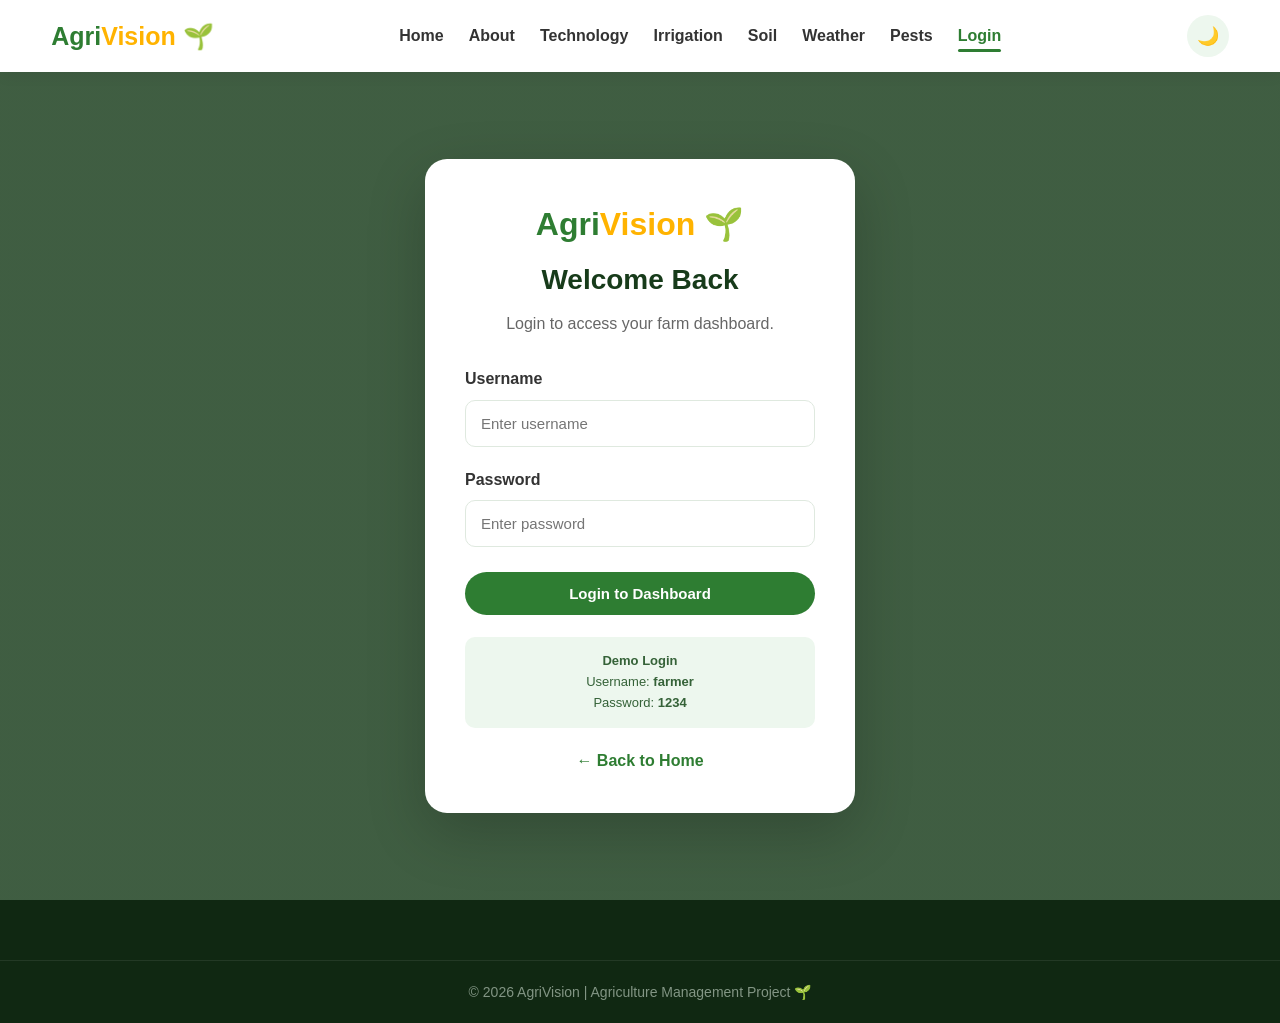
<file: login.html>
<!DOCTYPE html>
<html lang="en">
<head>
  <meta charset="UTF-8">
  <meta name="viewport" content="width=device-width, initial-scale=1.0">

  <title>AgriVision - Login</title>

  <link rel="stylesheet" href="style.css">

  <style>
    .login-page {
      min-height: calc(100vh - 72px);
      display: flex;
      align-items: center;
      justify-content: center;
      padding: 50px 20px;

      background:
        linear-gradient(
          rgba(23, 59, 26, 0.82),
          rgba(23, 59, 26, 0.82)
        ),
        url("https://images.unsplash.com/photo-1500382017468-9049fed747ef?auto=format&fit=crop&w=1800&q=85")
        center/cover;
    }

    .login-box {
      width: min(430px, 100%);
      padding: 40px;

      background: white;
      border-radius: 22px;

      box-shadow: 0 20px 60px rgba(0, 0, 0, 0.2);
    }

    .login-logo {
      text-align: center;
      color: #2e7d32;
      font-size: 32px;
      font-weight: 800;
      margin-bottom: 8px;
    }

    .login-logo span {
      color: #ffb300;
    }

    .login-title {
      text-align: center;
      color: #173b1a;
      font-size: 28px;
      margin-bottom: 8px;
    }

    .login-subtitle {
      text-align: center;
      color: #666;
      margin-bottom: 30px;
    }

    .login-group {
      margin-bottom: 20px;
    }

    .login-group label {
      display: block;
      font-weight: 700;
      margin-bottom: 8px;
    }

    .login-group input {
      width: 100%;
      padding: 14px 15px;

      border: 1px solid #dfe9df;
      border-radius: 10px;

      outline: none;
      font-size: 15px;
    }

    .login-group input:focus {
      border-color: #2e7d32;
      box-shadow: 0 0 0 3px rgba(46, 125, 50, 0.08);
    }

    .login-btn {
      width: 100%;
      margin-top: 5px;
    }

    .login-message {
      display: none;

      margin-top: 18px;
      padding: 12px;

      border-radius: 8px;
      text-align: center;
      font-size: 14px;
    }

    .login-message.error {
      display: block;
      background: #ffebee;
      color: #c62828;
    }

    .demo-login {
      margin-top: 22px;
      padding: 14px;

      background: #edf7ee;
      border-radius: 10px;

      text-align: center;
      font-size: 13px;
      color: #356238;
    }

    .back-home {
      display: block;
      text-align: center;
      margin-top: 20px;

      color: #2e7d32;
      font-weight: 600;
    }

    body.dark .login-box {
      background: #192119;
    }

    body.dark .login-title {
      color: #b7e6ba;
    }

    body.dark .login-subtitle {
      color: #b8c0b8;
    }

    body.dark .login-group input {
      background: #111811;
      color: white;
      border-color: #3a4b3b;
    }

    body.dark .demo-login {
      background: #203020;
      color: #b7e6ba;
    }

    @media (max-width: 500px) {
      .login-box {
        padding: 28px 22px;
      }
    }
  </style>
</head>

<body>

  <!-- ================= HEADER ================= -->

  <header class="header">

    <div class="container navbar">

      <a href="index.html" class="logo">
        Agri<span>Vision</span> 🌱
      </a>

      <ul class="nav-links" id="navLinks">

        <li>
          <a href="index.html">Home</a>
        </li>

        <li>
          <a href="about.html">About</a>
        </li>

        <li>
          <a href="technology.html">Technology</a>
        </li>

        <li>
          <a href="irrigation.html">Irrigation</a>
        </li>

        <li>
          <a href="soil.html">Soil</a>
        </li>

        <li>
          <a href="weather.html">Weather</a>
        </li>

        <li>
          <a href="pests.html">Pests</a>
        </li>

        <li>
          <a href="login.html" class="active">Login</a>
        </li>

      </ul>

      <div style="display:flex; gap:10px; align-items:center;">

        <button
          class="theme-btn"
          id="themeBtn"
          title="Toggle dark mode">
          🌙
        </button>

        <button
          class="menu-btn"
          id="menuBtn">
          ☰
        </button>

      </div>

    </div>

  </header>


  <!-- ================= LOGIN ================= -->

  <main>

    <section class="login-page">

      <div class="login-box">

        <div class="login-logo">
          Agri<span>Vision</span> 🌱
        </div>

        <h1 class="login-title">
          Welcome Back
        </h1>

        <p class="login-subtitle">
          Login to access your farm dashboard.
        </p>


        <form id="loginForm">

          <div class="login-group">

            <label for="username">
              Username
            </label>

            <input
              type="text"
              id="username"
              placeholder="Enter username"
              autocomplete="username"
              required>

          </div>


          <div class="login-group">

            <label for="password">
              Password
            </label>

            <input
              type="password"
              id="password"
              placeholder="Enter password"
              autocomplete="current-password"
              required>

          </div>


          <button
            type="submit"
            class="btn btn-green login-btn">
            Login to Dashboard
          </button>


          <div
            class="login-message"
            id="loginMessage">
          </div>

        </form>


        <div class="demo-login">

          <strong>Demo Login</strong><br>

          Username: <strong>farmer</strong><br>
          Password: <strong>1234</strong>

        </div>


        <a
          href="index.html"
          class="back-home">
          ← Back to Home
        </a>

      </div>

    </section>

  </main>


  <!-- ================= FOOTER ================= -->

  <footer class="footer">

    <div class="footer-bottom">

      © <span id="year">2026</span>
      AgriVision | Agriculture Management Project 🌱

    </div>

  </footer>


  <!-- ================= JAVASCRIPT ================= -->

  <script src="script.js"></script>

  <script>

    const loginForm =
      document.getElementById("loginForm");

    const loginMessage =
      document.getElementById("loginMessage");


    loginForm.addEventListener("submit", function(event) {

      event.preventDefault();


      const username =
        document.getElementById("username").value.trim();

      const password =
        document.getElementById("password").value;


      /*
        Demo authentication

        Username: farmer
        Password: 1234
      */

      if (
        username === "farmer" &&
        password === "1234"
      ) {

        // Save login status
        sessionStorage.setItem(
          "agrivisionLoggedIn",
          "true"
        );

        sessionStorage.setItem(
          "agrivisionUser",
          username
        );


        // Open dashboard
        window.location.href =
          "dashboard.html";

      } else {

        loginMessage.textContent =
          "❌ Invalid username or password.";

        loginMessage.className =
          "login-message error";

      }

    });

  </script>

</body>
</html>
</file>
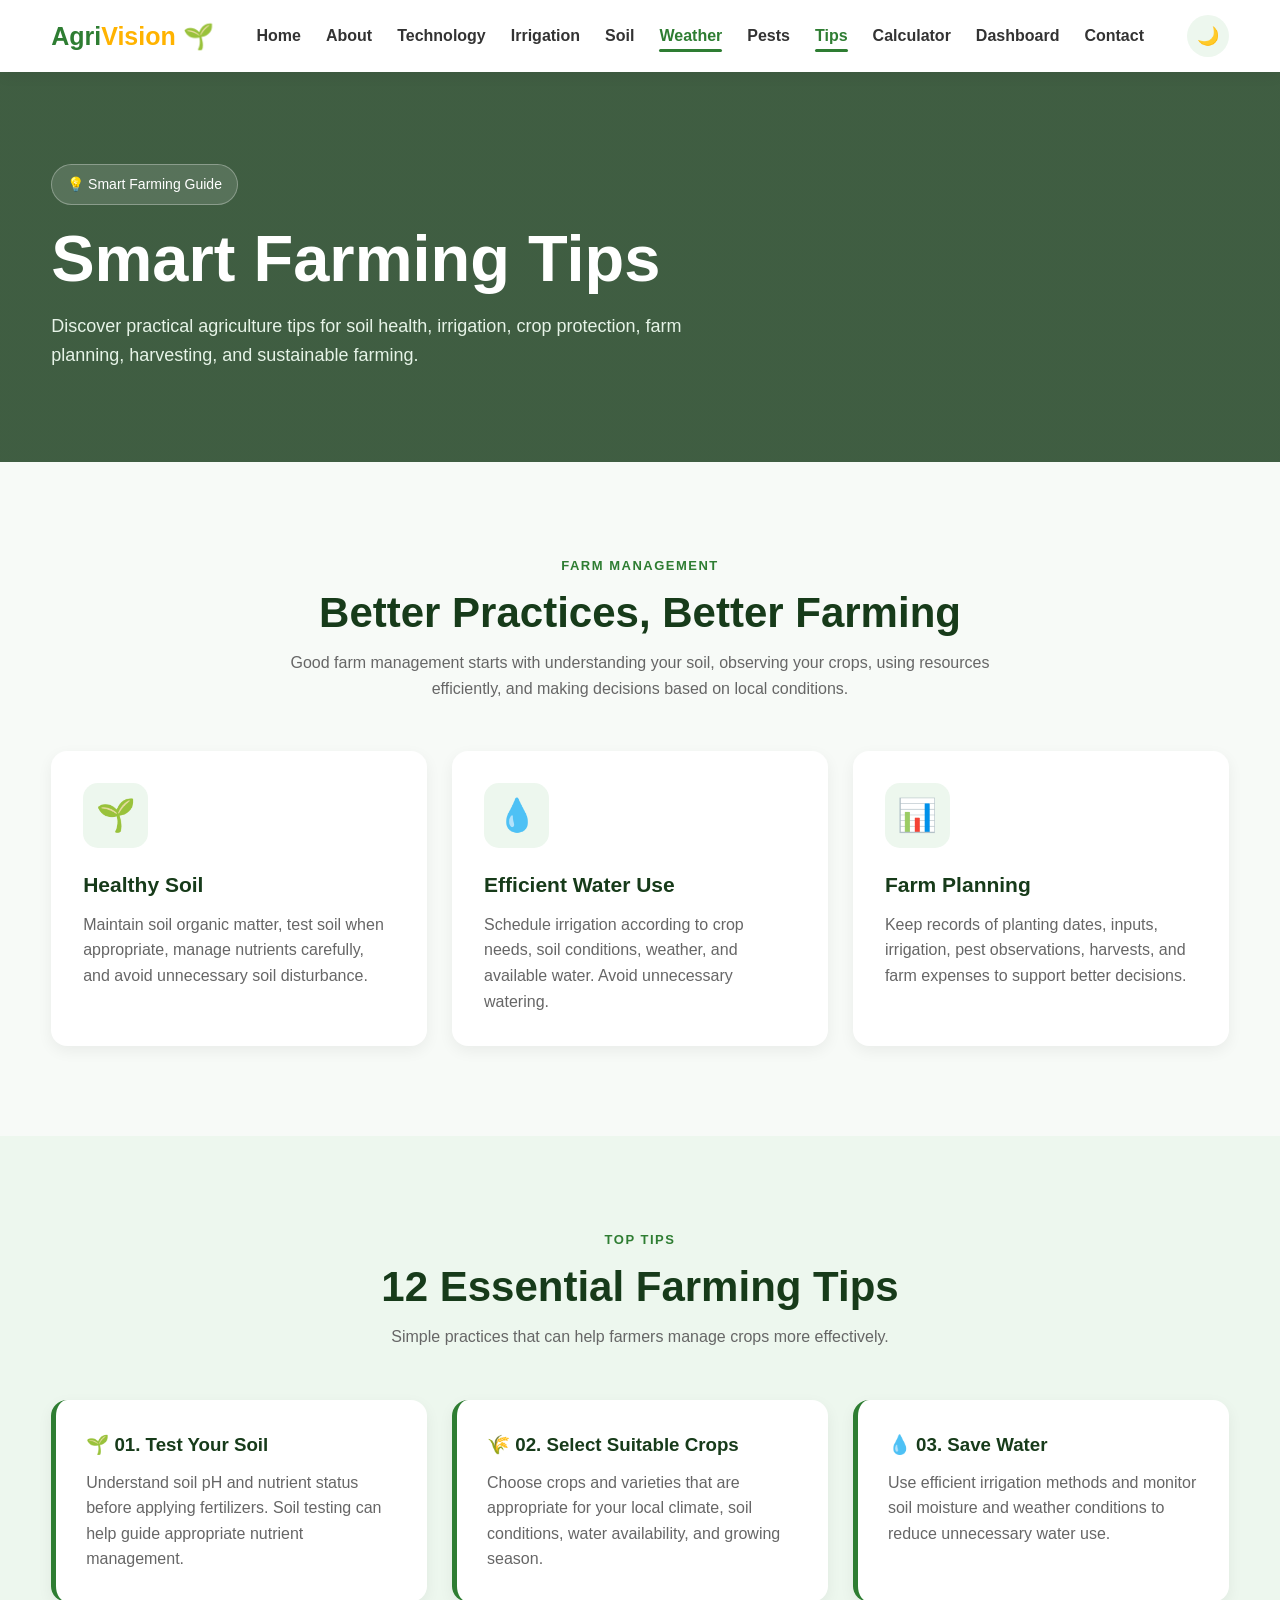
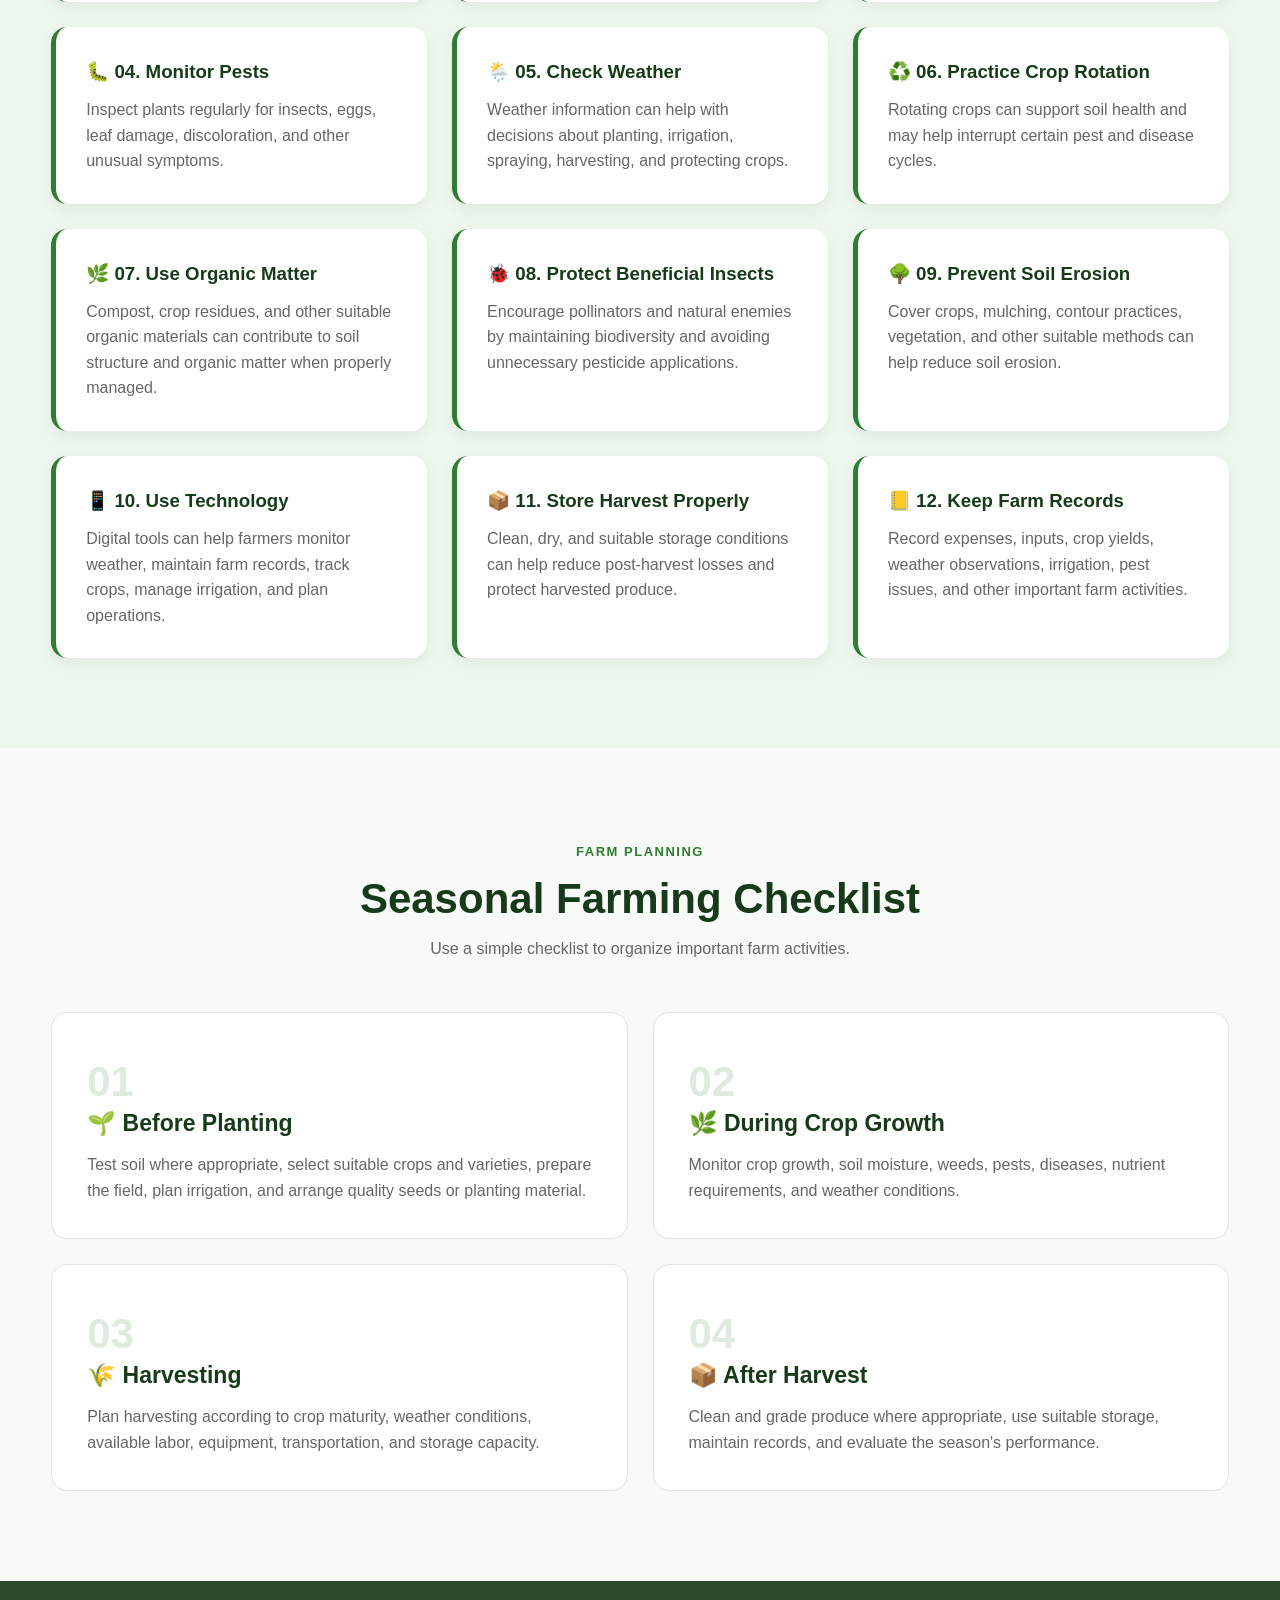
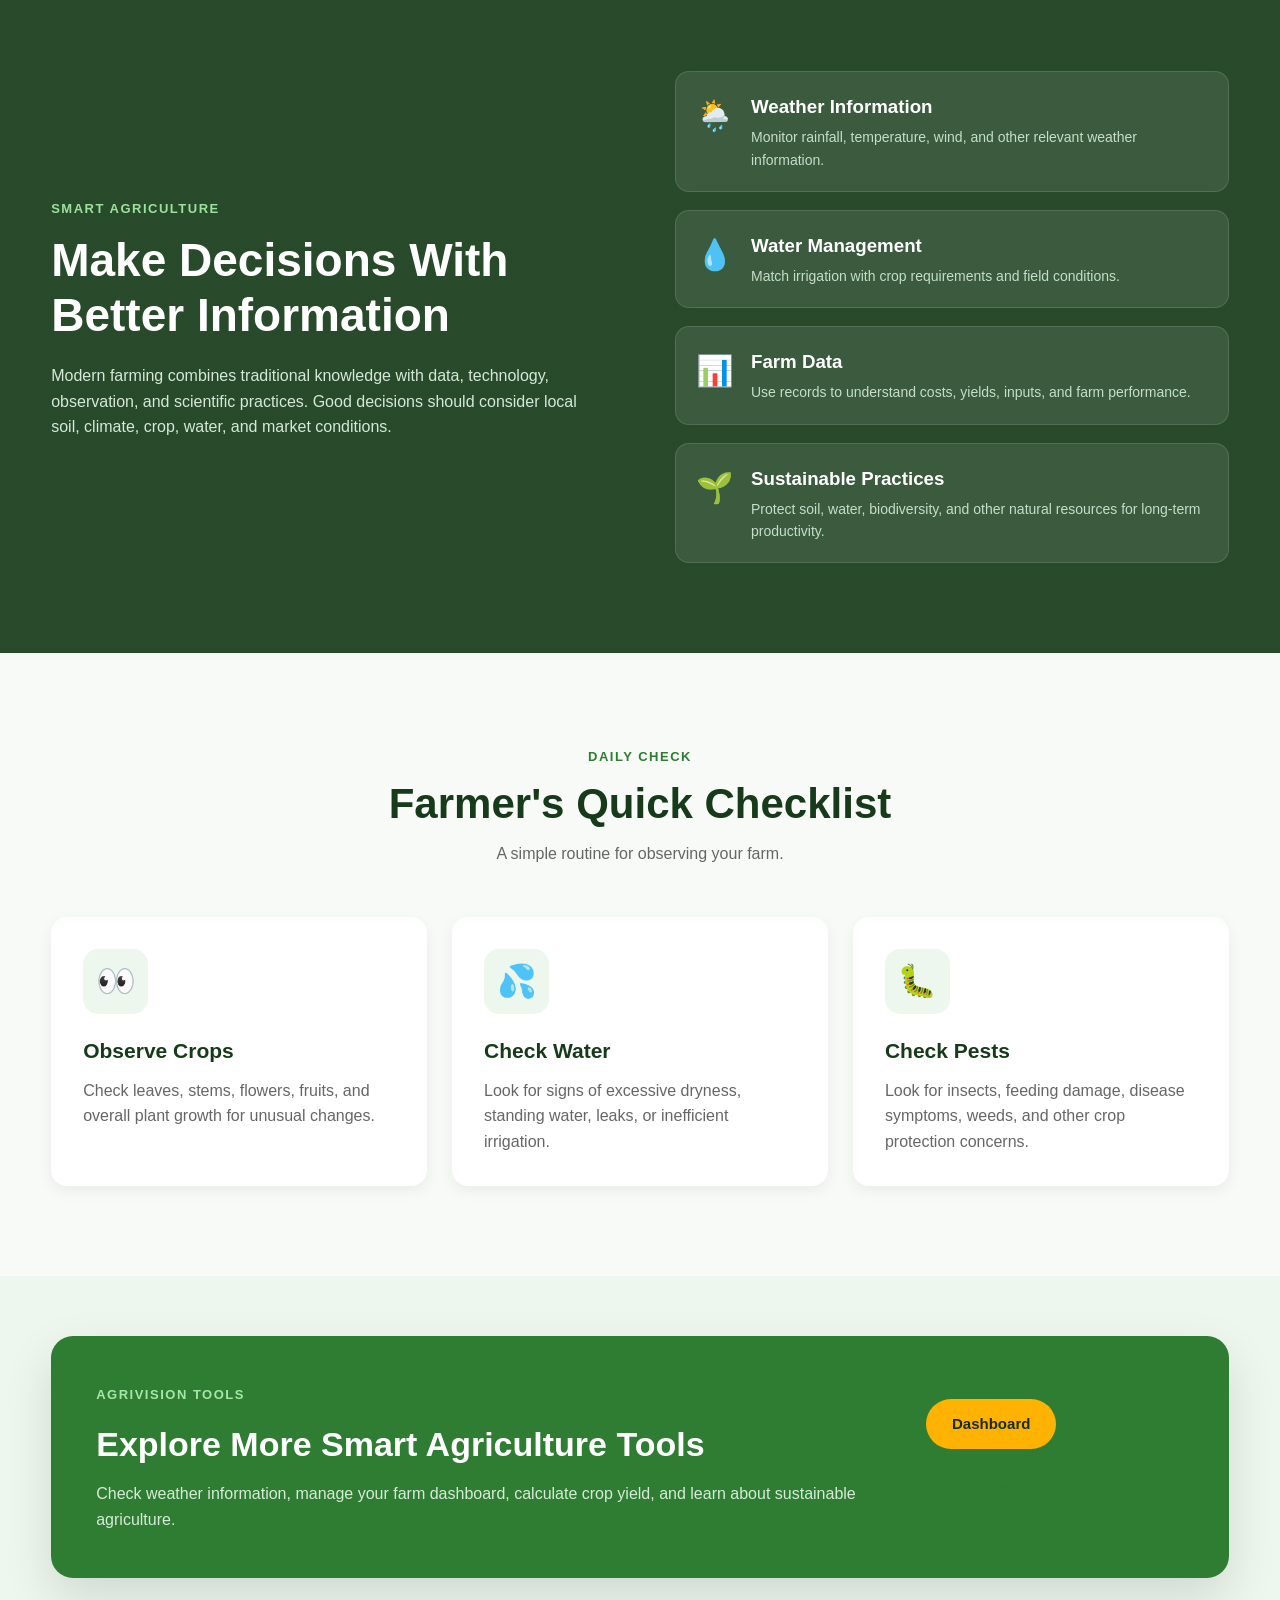
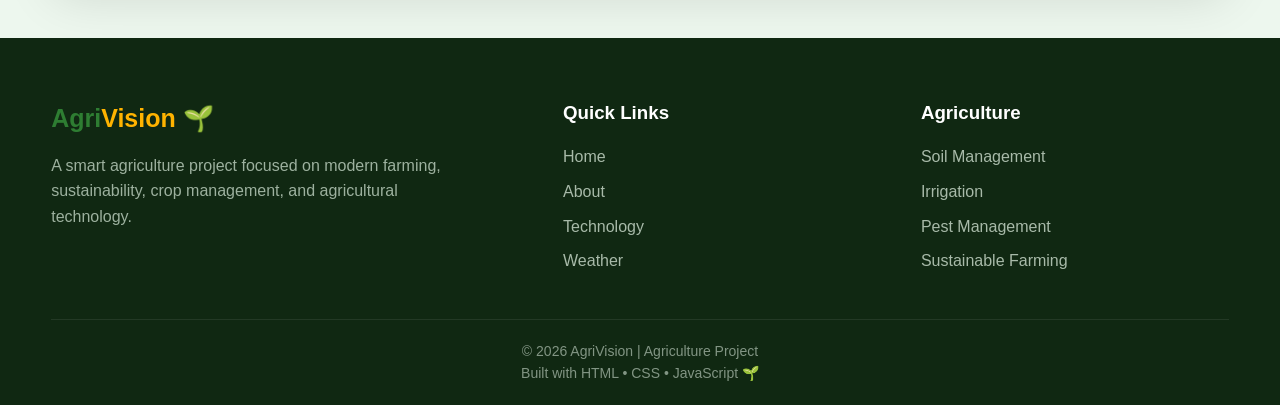
<file: tips.html>
<!DOCTYPE html>
<html lang="en">

<head>
    <meta charset="UTF-8">
    <meta name="viewport" content="width=device-width, initial-scale=1.0">

    <title>AgriVision - Farming Tips</title>

    <link rel="stylesheet" href="style.css">
</head>

<body>

    <!-- ================= HEADER ================= -->

    <header class="header">

        <div class="container navbar">

            <a href="index.html" class="logo">
                Agri<span>Vision</span> 🌱
            </a>
            <ul class="nav-links" id="navLinks">
                <li><a href="index.html">Home</a></li>
                <li><a href="about.html">About</a></li>
                <li><a href="technology.html">Technology</a></li>
                <li><a href="irrigation.html">Irrigation</a></li>
                <li><a href="soil.html">Soil</a></li>
                <li><a href="weather.html" class="active">Weather</a></li>
                <li><a href="pests.html">Pests</a></li>
                <li><a href="tips.html" class="active">Tips</a></li>
                <li><a href="calculator.html">Calculator</a></li>
                <li><a href="dashboard.html">Dashboard</a></li>
                <li><a href="contact.html">Contact</a></li>
            </ul>
            <div style="display:flex; gap:10px; align-items:center;">

                <button class="theme-btn" id="themeBtn" title="Toggle dark mode">
                    🌙
                </button>

                <button class="menu-btn" id="menuBtn" aria-label="Open menu">
                    ☰
                </button>

            </div>

        </div>

    </header>


    <!-- ================= PAGE HERO ================= -->

    <section class="page-hero">

        <div class="container page-hero-content">

            <span class="badge">
                💡 Smart Farming Guide
            </span>

            <h1>
                Smart Farming Tips
            </h1>

            <p>
                Discover practical agriculture tips for soil health, irrigation,
                crop protection, farm planning, harvesting, and sustainable farming.
            </p>

        </div>

    </section>


    <!-- ================= INTRODUCTION ================= -->

    <section class="section">

        <div class="container">

            <div class="section-heading">

                <span class="section-label">
                    FARM MANAGEMENT
                </span>

                <h2>
                    Better Practices, Better Farming
                </h2>

                <p>
                    Good farm management starts with understanding your soil,
                    observing your crops, using resources efficiently, and making
                    decisions based on local conditions.
                </p>

            </div>


            <div class="info-grid">

                <div class="info-card">

                    <div class="info-icon">
                        🌱
                    </div>

                    <h3>
                        Healthy Soil
                    </h3>

                    <p>
                        Maintain soil organic matter, test soil when appropriate,
                        manage nutrients carefully, and avoid unnecessary soil
                        disturbance.
                    </p>

                </div>


                <div class="info-card">

                    <div class="info-icon">
                        💧
                    </div>

                    <h3>
                        Efficient Water Use
                    </h3>

                    <p>
                        Schedule irrigation according to crop needs, soil conditions,
                        weather, and available water. Avoid unnecessary watering.
                    </p>

                </div>


                <div class="info-card">

                    <div class="info-icon">
                        📊
                    </div>

                    <h3>
                        Farm Planning
                    </h3>

                    <p>
                        Keep records of planting dates, inputs, irrigation, pest
                        observations, harvests, and farm expenses to support better
                        decisions.
                    </p>

                </div>

            </div>

        </div>

    </section>


    <!-- ================= TOP FARMING TIPS ================= -->

    <section class="section light-section">

        <div class="container">

            <div class="section-heading">

                <span class="section-label">
                    TOP TIPS
                </span>

                <h2>
                    12 Essential Farming Tips
                </h2>

                <p>
                    Simple practices that can help farmers manage crops more
                    effectively.
                </p>

            </div>


            <div class="tips-grid">


                <!-- Tip 1 -->

                <div class="tip-card">

                    <h3>
                        🌱 01. Test Your Soil
                    </h3>

                    <p>
                        Understand soil pH and nutrient status before applying
                        fertilizers. Soil testing can help guide appropriate nutrient
                        management.
                    </p>

                </div>


                <!-- Tip 2 -->

                <div class="tip-card">

                    <h3>
                        🌾 02. Select Suitable Crops
                    </h3>

                    <p>
                        Choose crops and varieties that are appropriate for your local
                        climate, soil conditions, water availability, and growing season.
                    </p>

                </div>


                <!-- Tip 3 -->

                <div class="tip-card">

                    <h3>
                        💧 03. Save Water
                    </h3>

                    <p>
                        Use efficient irrigation methods and monitor soil moisture and
                        weather conditions to reduce unnecessary water use.
                    </p>

                </div>


                <!-- Tip 4 -->

                <div class="tip-card">

                    <h3>
                        🐛 04. Monitor Pests
                    </h3>

                    <p>
                        Inspect plants regularly for insects, eggs, leaf damage,
                        discoloration, and other unusual symptoms.
                    </p>

                </div>


                <!-- Tip 5 -->

                <div class="tip-card">

                    <h3>
                        🌦️ 05. Check Weather
                    </h3>

                    <p>
                        Weather information can help with decisions about planting,
                        irrigation, spraying, harvesting, and protecting crops.
                    </p>

                </div>


                <!-- Tip 6 -->

                <div class="tip-card">

                    <h3>
                        ♻️ 06. Practice Crop Rotation
                    </h3>

                    <p>
                        Rotating crops can support soil health and may help interrupt
                        certain pest and disease cycles.
                    </p>

                </div>


                <!-- Tip 7 -->

                <div class="tip-card">

                    <h3>
                        🌿 07. Use Organic Matter
                    </h3>

                    <p>
                        Compost, crop residues, and other suitable organic materials can
                        contribute to soil structure and organic matter when properly
                        managed.
                    </p>

                </div>


                <!-- Tip 8 -->

                <div class="tip-card">

                    <h3>
                        🐞 08. Protect Beneficial Insects
                    </h3>

                    <p>
                        Encourage pollinators and natural enemies by maintaining
                        biodiversity and avoiding unnecessary pesticide applications.
                    </p>

                </div>


                <!-- Tip 9 -->

                <div class="tip-card">

                    <h3>
                        🌳 09. Prevent Soil Erosion
                    </h3>

                    <p>
                        Cover crops, mulching, contour practices, vegetation, and other
                        suitable methods can help reduce soil erosion.
                    </p>

                </div>


                <!-- Tip 10 -->

                <div class="tip-card">

                    <h3>
                        📱 10. Use Technology
                    </h3>

                    <p>
                        Digital tools can help farmers monitor weather, maintain farm
                        records, track crops, manage irrigation, and plan operations.
                    </p>

                </div>


                <!-- Tip 11 -->

                <div class="tip-card">

                    <h3>
                        📦 11. Store Harvest Properly
                    </h3>

                    <p>
                        Clean, dry, and suitable storage conditions can help reduce
                        post-harvest losses and protect harvested produce.
                    </p>

                </div>


                <!-- Tip 12 -->

                <div class="tip-card">

                    <h3>
                        📒 12. Keep Farm Records
                    </h3>

                    <p>
                        Record expenses, inputs, crop yields, weather observations,
                        irrigation, pest issues, and other important farm activities.
                    </p>

                </div>


            </div>

        </div>

    </section>


    <!-- ================= SEASONAL PLANNING ================= -->

    <section class="section">

        <div class="container">

            <div class="section-heading">

                <span class="section-label">
                    FARM PLANNING
                </span>

                <h2>
                    Seasonal Farming Checklist
                </h2>

                <p>
                    Use a simple checklist to organize important farm activities.
                </p>

            </div>


            <div class="technology-grid">


                <div class="technology-card">

                    <div class="technology-number">
                        01
                    </div>

                    <h3>
                        🌱 Before Planting
                    </h3>

                    <p>
                        Test soil where appropriate, select suitable crops and varieties,
                        prepare the field, plan irrigation, and arrange quality seeds or
                        planting material.
                    </p>

                </div>


                <div class="technology-card">

                    <div class="technology-number">
                        02
                    </div>

                    <h3>
                        🌿 During Crop Growth
                    </h3>

                    <p>
                        Monitor crop growth, soil moisture, weeds, pests, diseases,
                        nutrient requirements, and weather conditions.
                    </p>

                </div>


                <div class="technology-card">

                    <div class="technology-number">
                        03
                    </div>

                    <h3>
                        🌾 Harvesting
                    </h3>

                    <p>
                        Plan harvesting according to crop maturity, weather conditions,
                        available labor, equipment, transportation, and storage capacity.
                    </p>

                </div>


                <div class="technology-card">

                    <div class="technology-number">
                        04
                    </div>

                    <h3>
                        📦 After Harvest
                    </h3>

                    <p>
                        Clean and grade produce where appropriate, use suitable storage,
                        maintain records, and evaluate the season's performance.
                    </p>

                </div>


            </div>

        </div>

    </section>


    <!-- ================= SMART FARMING ================= -->

    <section class="sustainability-section">

        <div class="container">

            <div class="sustainability-content">

                <div>

                    <span class="section-label">
                        SMART AGRICULTURE
                    </span>

                    <h2>
                        Make Decisions With Better Information
                    </h2>

                    <p>
                        Modern farming combines traditional knowledge with data,
                        technology, observation, and scientific practices. Good decisions
                        should consider local soil, climate, crop, water, and market
                        conditions.
                    </p>

                </div>


                <div class="sustainability-list">


                    <div class="sustain-item">

                        <span>🌦️</span>

                        <div>

                            <h3>
                                Weather Information
                            </h3>

                            <p>
                                Monitor rainfall, temperature, wind, and other relevant
                                weather information.
                            </p>

                        </div>

                    </div>


                    <div class="sustain-item">

                        <span>💧</span>

                        <div>

                            <h3>
                                Water Management
                            </h3>

                            <p>
                                Match irrigation with crop requirements and field conditions.
                            </p>

                        </div>

                    </div>


                    <div class="sustain-item">

                        <span>📊</span>

                        <div>

                            <h3>
                                Farm Data
                            </h3>

                            <p>
                                Use records to understand costs, yields, inputs, and farm
                                performance.
                            </p>

                        </div>

                    </div>


                    <div class="sustain-item">

                        <span>🌱</span>

                        <div>

                            <h3>
                                Sustainable Practices
                            </h3>

                            <p>
                                Protect soil, water, biodiversity, and other natural
                                resources for long-term productivity.
                            </p>

                        </div>

                    </div>


                </div>

            </div>

        </div>

    </section>


    <!-- ================= QUICK CHECKLIST ================= -->

    <section class="section">

        <div class="container">

            <div class="section-heading">

                <span class="section-label">
                    DAILY CHECK
                </span>

                <h2>
                    Farmer's Quick Checklist
                </h2>

                <p>
                    A simple routine for observing your farm.
                </p>

            </div>


            <div class="info-grid">


                <div class="info-card">

                    <div class="info-icon">
                        👀
                    </div>

                    <h3>
                        Observe Crops
                    </h3>

                    <p>
                        Check leaves, stems, flowers, fruits, and overall plant growth
                        for unusual changes.
                    </p>

                </div>


                <div class="info-card">

                    <div class="info-icon">
                        💦
                    </div>

                    <h3>
                        Check Water
                    </h3>

                    <p>
                        Look for signs of excessive dryness, standing water, leaks, or
                        inefficient irrigation.
                    </p>

                </div>


                <div class="info-card">

                    <div class="info-icon">
                        🐛
                    </div>

                    <h3>
                        Check Pests
                    </h3>

                    <p>
                        Look for insects, feeding damage, disease symptoms, weeds, and
                        other crop protection concerns.
                    </p>

                </div>

            </div>

        </div>

    </section>


    <!-- ================= CTA ================= -->

    <section class="cta-section">

        <div class="container">

            <div class="cta-content">

                <div>

                    <span class="section-label">
                        AGRIVISION TOOLS
                    </span>

                    <h2>
                        Explore More Smart Agriculture Tools
                    </h2>

                    <p>
                        Check weather information, manage your farm dashboard, calculate
                        crop yield, and learn about sustainable agriculture.
                    </p>

                </div>


                <div style="display:flex; gap:12px; flex-wrap:wrap;">

                    <a href="dashboard.html" class="btn btn-primary">
                        Dashboard
                    </a>

                    <a href="calculator.html" class="btn btn-outline">
                        Calculator
                    </a>

                </div>

            </div>

        </div>

    </section>


    <!-- ================= FOOTER ================= -->

    <footer class="footer">

        <div class="container">

            <div class="footer-content">


                <div>

                    <a href="index.html" class="logo footer-logo">
                        Agri<span>Vision</span> 🌱
                    </a>

                    <p>
                        A smart agriculture project focused on modern farming,
                        sustainability, crop management, and agricultural technology.
                    </p>

                </div>


                <div class="footer-links">

                    <h3>
                        Quick Links
                    </h3>

                    <a href="index.html">
                        Home
                    </a>

                    <a href="about.html">
                        About
                    </a>

                    <a href="technology.html">
                        Technology
                    </a>

                    <a href="weather.html">
                        Weather
                    </a>

                </div>


                <div class="footer-links">

                    <h3>
                        Agriculture
                    </h3>

                    <a href="soil.html">
                        Soil Management
                    </a>

                    <a href="irrigation.html">
                        Irrigation
                    </a>

                    <a href="pests.html">
                        Pest Management
                    </a>

                    <a href="sustainable.html">
                        Sustainable Farming
                    </a>

                </div>

            </div>


            <div class="footer-bottom">

                <p>
                    © <span id="year">2026</span> AgriVision |
                    Agriculture Project
                </p>

                <p>
                    Built with HTML • CSS • JavaScript 🌱
                </p>

            </div>

        </div>

    </footer>


    <!-- ================= JAVASCRIPT ================= -->

    <script src="script.js"></script>

</body>

</html>
</file>
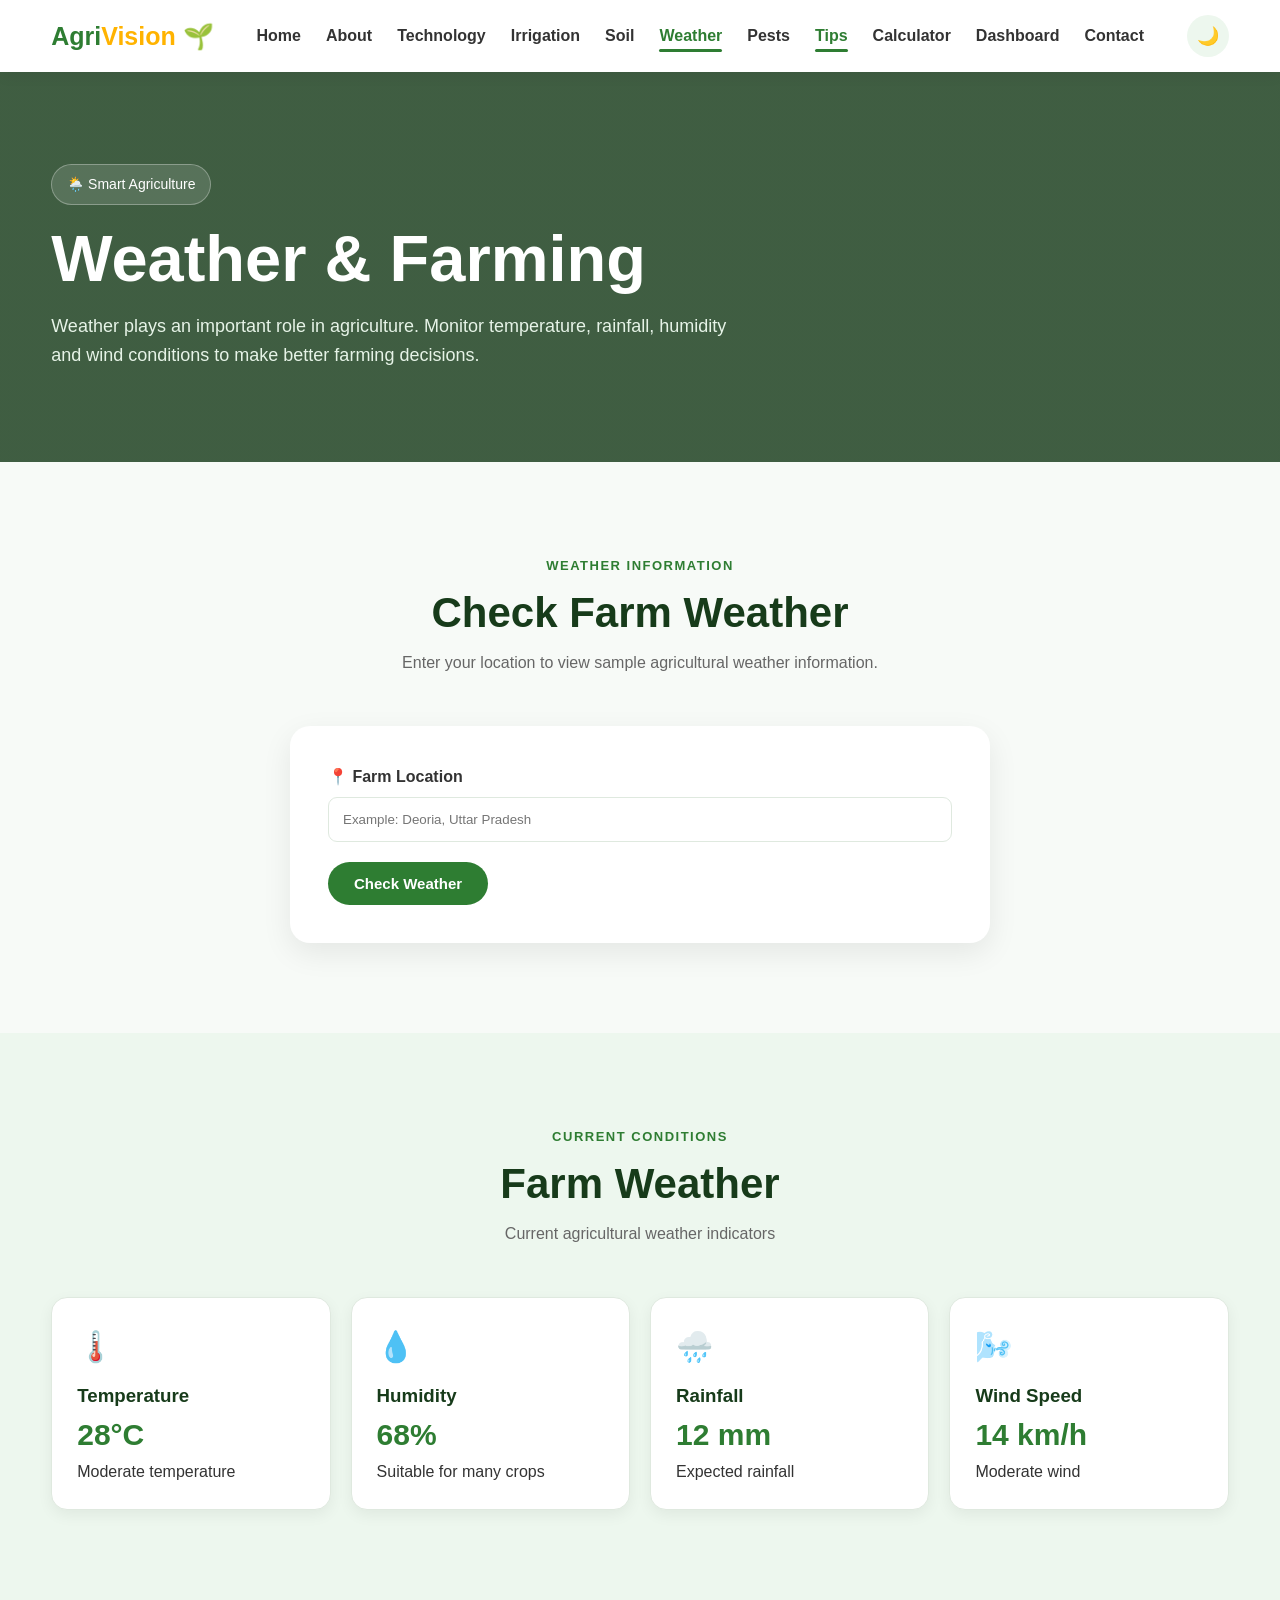
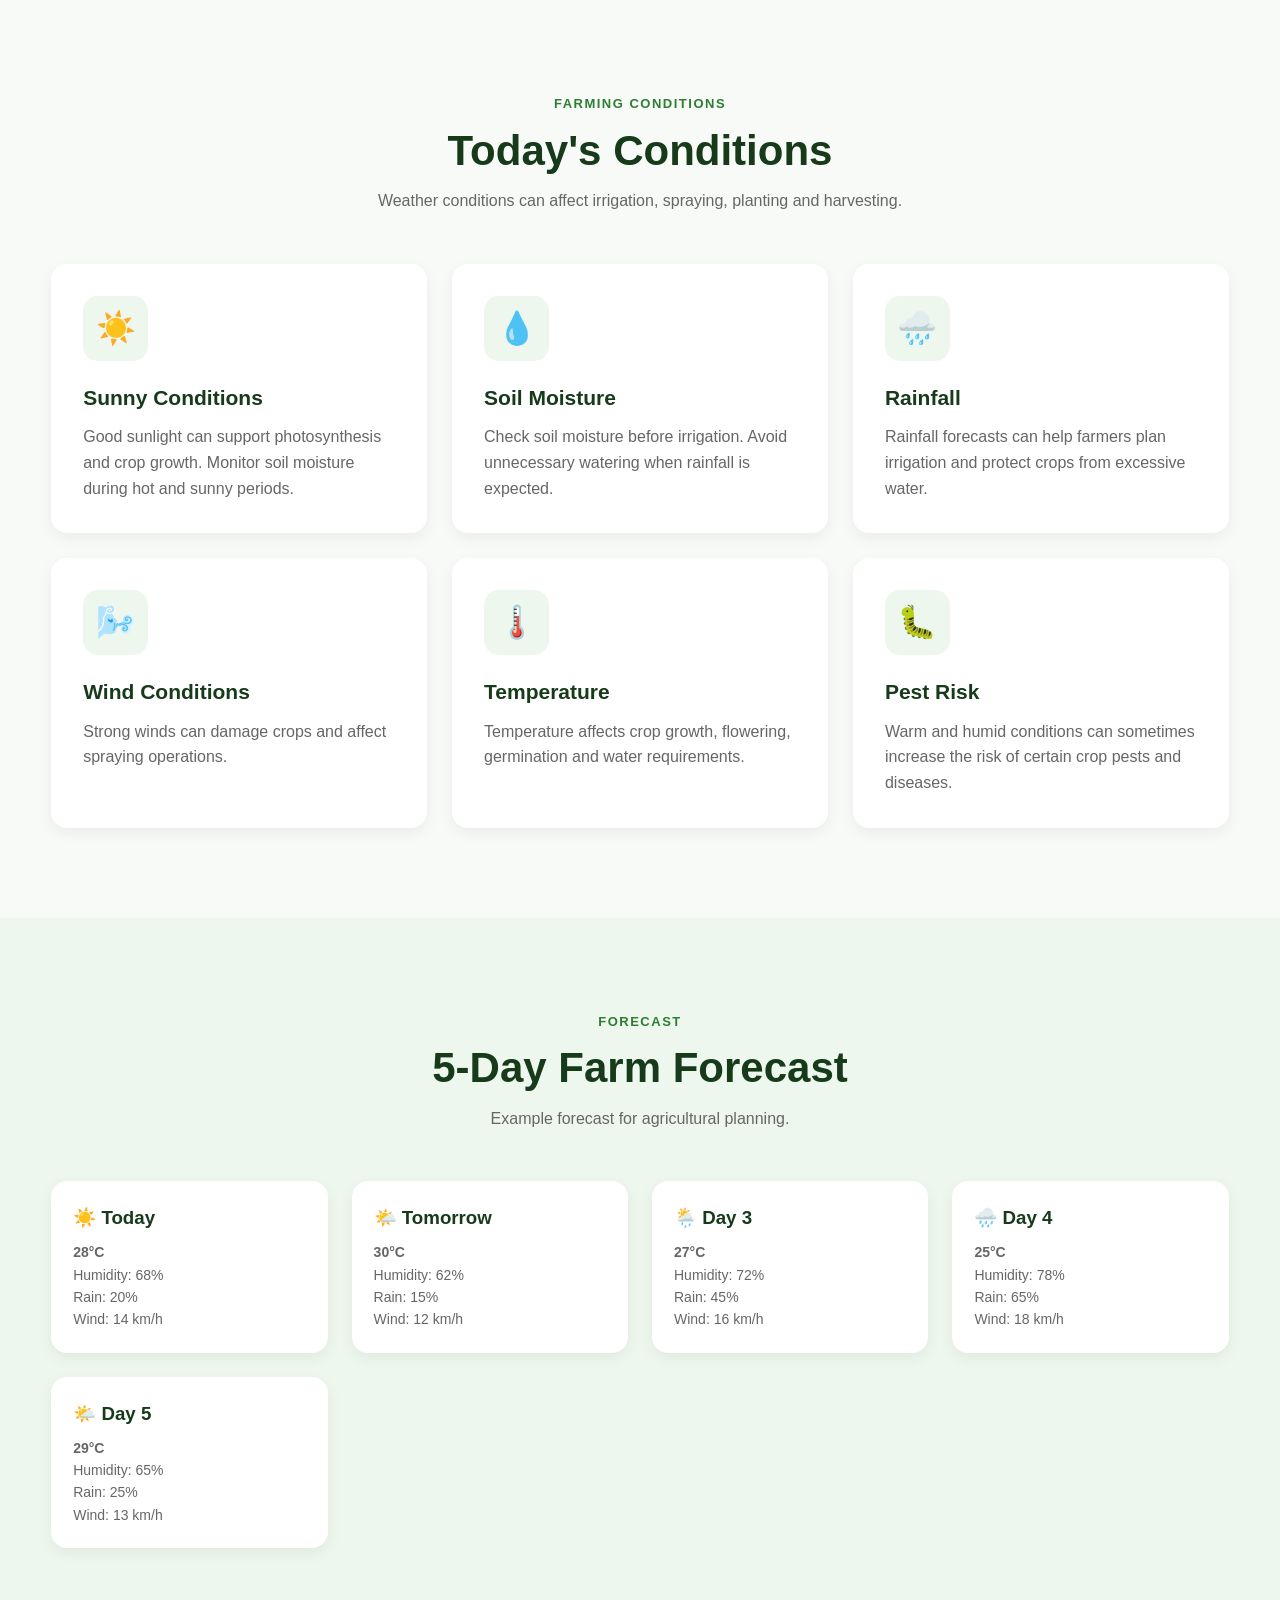
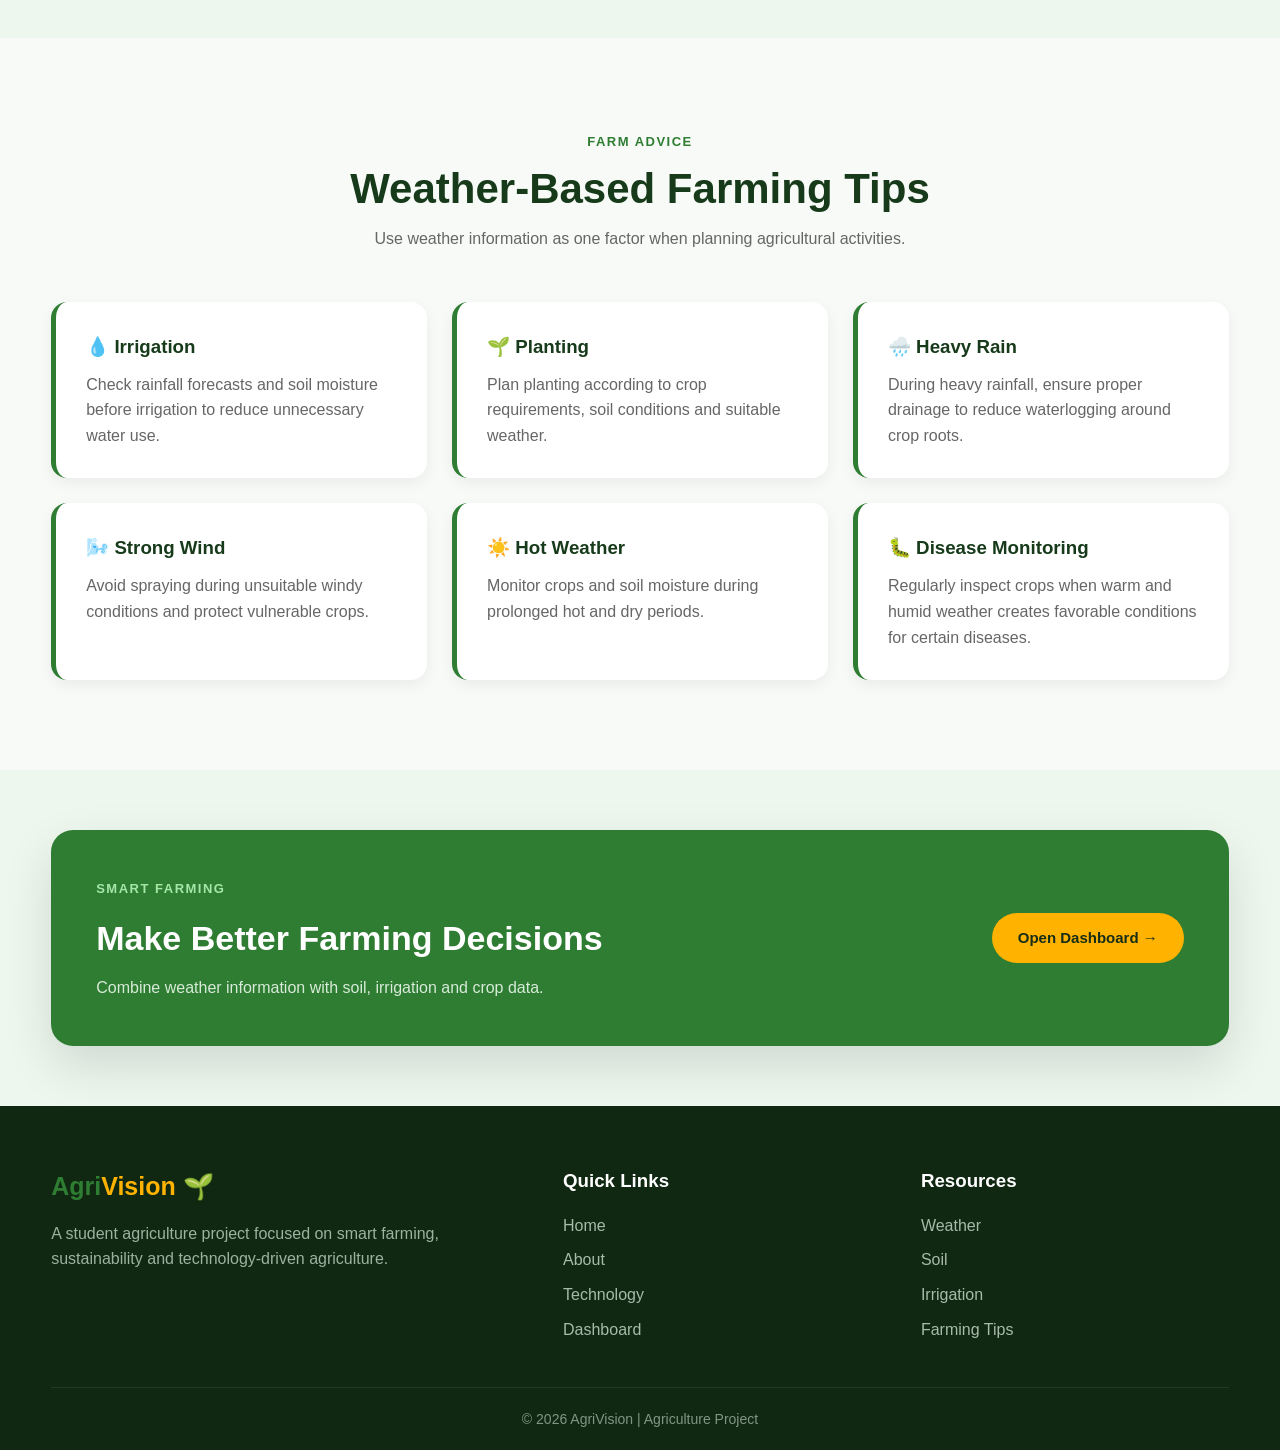
<file: weather.html>
<!DOCTYPE html>
<html lang="en">

<head>
    <meta charset="UTF-8">
    <meta name="viewport" content="width=device-width, initial-scale=1.0">
    <title>AgriVision - Weather</title>
    <link rel="stylesheet" href="style.css">
</head>

<body> <!-- ================= HEADER ================= -->
    <header class="header">
        <div class="container navbar">

            <a href="index.html" class="logo">
                Agri<span>Vision</span> 🌱
            </a>
            <ul class="nav-links" id="navLinks">
                <li><a href="index.html">Home</a></li>
                <li><a href="about.html">About</a></li>
                <li><a href="technology.html">Technology</a></li>
                <li><a href="irrigation.html">Irrigation</a></li>
                <li><a href="soil.html">Soil</a></li>
                <li><a href="weather.html" class="active">Weather</a></li>
                <li><a href="pests.html">Pests</a></li>
                <li><a href="tips.html" class="active">Tips</a></li>
                <li><a href="calculator.html">Calculator</a></li>
                <li><a href="dashboard.html">Dashboard</a></li>
                <li><a href="contact.html">Contact</a></li>
            </ul>
            <div style="display:flex; gap:10px;">

                <button class="theme-btn" id="themeBtn" title="Toggle dark mode">
                    🌙
                </button>

                <button class="menu-btn" id="menuBtn" title="Menu">
                    ☰
                </button>

            </div>

        </div>

    </header> <!-- ================= PAGE HERO ================= -->
    <section class="page-hero">
        <div class="container page-hero-content">

            <span class="badge">
                🌦️ Smart Agriculture
            </span>

            <h1>Weather & Farming</h1>

            <p>
                Weather plays an important role in agriculture. Monitor
                temperature, rainfall, humidity and wind conditions to
                make better farming decisions.
            </p>

        </div>

    </section> <!-- ================= WEATHER SEARCH ================= -->
    <section class="section">
        <div class="container">

            <div class="section-heading">

                <span class="section-label">
                    WEATHER INFORMATION
                </span>

                <h2>Check Farm Weather</h2>

                <p>
                    Enter your location to view sample agricultural
                    weather information.
                </p>

            </div>


            <div class="calculator-box">

                <div class="form-group">

                    <label for="location">
                        📍 Farm Location
                    </label>

                    <input type="text" id="location" placeholder="Example: Deoria, Uttar Pradesh">

                </div>

                <button class="btn btn-green" id="weatherBtn">
                    Check Weather
                </button>

            </div>

        </div>

    </section> <!-- ================= CURRENT WEATHER ================= -->
    <section class="section light-section">
        <div class="container">

            <div class="section-heading">

                <span class="section-label">
                    CURRENT CONDITIONS
                </span>

                <h2 id="weatherLocation">
                    Farm Weather
                </h2>

                <p>
                    Current agricultural weather indicators
                </p>

            </div>


            <div class="dashboard-grid">

                <!-- Temperature -->

                <div class="dashboard-card">

                    <div class="dashboard-card-icon">
                        🌡️
                    </div>

                    <h3>Temperature</h3>

                    <div class="dashboard-value">
                        <span id="temperature">28</span>°C
                    </div>

                    <p>
                        Moderate temperature
                    </p>

                </div>


                <!-- Humidity -->

                <div class="dashboard-card">

                    <div class="dashboard-card-icon">
                        💧
                    </div>

                    <h3>Humidity</h3>

                    <div class="dashboard-value">
                        <span id="humidity">68</span>%
                    </div>

                    <p>
                        Suitable for many crops
                    </p>

                </div>


                <!-- Rainfall -->

                <div class="dashboard-card">

                    <div class="dashboard-card-icon">
                        🌧️
                    </div>

                    <h3>Rainfall</h3>

                    <div class="dashboard-value">
                        <span id="rainfall">12</span> mm
                    </div>

                    <p>
                        Expected rainfall
                    </p>

                </div>


                <!-- Wind -->

                <div class="dashboard-card">

                    <div class="dashboard-card-icon">
                        🌬️
                    </div>

                    <h3>Wind Speed</h3>

                    <div class="dashboard-value">
                        <span id="wind">14</span> km/h
                    </div>

                    <p>
                        Moderate wind
                    </p>

                </div>

            </div>

        </div>

    </section> <!-- ================= WEATHER STATUS ================= -->
    <section class="section">
        <div class="container">

            <div class="section-heading">

                <span class="section-label">
                    FARMING CONDITIONS
                </span>

                <h2>Today's Conditions</h2>

                <p>
                    Weather conditions can affect irrigation,
                    spraying, planting and harvesting.
                </p>

            </div>


            <div class="info-grid">

                <div class="info-card">

                    <div class="info-icon">
                        ☀️
                    </div>

                    <h3>Sunny Conditions</h3>

                    <p>
                        Good sunlight can support photosynthesis and
                        crop growth. Monitor soil moisture during hot
                        and sunny periods.
                    </p>

                </div>


                <div class="info-card">

                    <div class="info-icon">
                        💧
                    </div>

                    <h3>Soil Moisture</h3>

                    <p>
                        Check soil moisture before irrigation. Avoid
                        unnecessary watering when rainfall is expected.
                    </p>

                </div>


                <div class="info-card">

                    <div class="info-icon">
                        🌧️
                    </div>

                    <h3>Rainfall</h3>

                    <p>
                        Rainfall forecasts can help farmers plan
                        irrigation and protect crops from excessive
                        water.
                    </p>

                </div>


                <div class="info-card">

                    <div class="info-icon">
                        🌬️
                    </div>

                    <h3>Wind Conditions</h3>

                    <p>
                        Strong winds can damage crops and affect
                        spraying operations.
                    </p>

                </div>


                <div class="info-card">

                    <div class="info-icon">
                        🌡️
                    </div>

                    <h3>Temperature</h3>

                    <p>
                        Temperature affects crop growth, flowering,
                        germination and water requirements.
                    </p>

                </div>


                <div class="info-card">

                    <div class="info-icon">
                        🐛
                    </div>

                    <h3>Pest Risk</h3>

                    <p>
                        Warm and humid conditions can sometimes
                        increase the risk of certain crop pests
                        and diseases.
                    </p>

                </div>

            </div>

        </div>

    </section> <!-- ================= 5 DAY FORECAST ================= -->
    <section class="section light-section">
        <div class="container">

            <div class="section-heading">

                <span class="section-label">
                    FORECAST
                </span>

                <h2>5-Day Farm Forecast</h2>

                <p>
                    Example forecast for agricultural planning.
                </p>

            </div>


            <div class="crop-grid">

                <!-- Day 1 -->

                <div class="crop-card">

                    <div class="crop-info">

                        <h3>☀️ Today</h3>

                        <p>
                            <strong>28°C</strong>
                        </p>

                        <p>
                            Humidity: 68%
                        </p>

                        <p>
                            Rain: 20%
                        </p>

                        <p>
                            Wind: 14 km/h
                        </p>

                    </div>

                </div>


                <!-- Day 2 -->

                <div class="crop-card">

                    <div class="crop-info">

                        <h3>🌤️ Tomorrow</h3>

                        <p>
                            <strong>30°C</strong>
                        </p>

                        <p>
                            Humidity: 62%
                        </p>

                        <p>
                            Rain: 15%
                        </p>

                        <p>
                            Wind: 12 km/h
                        </p>

                    </div>

                </div>


                <!-- Day 3 -->

                <div class="crop-card">

                    <div class="crop-info">

                        <h3>🌦️ Day 3</h3>

                        <p>
                            <strong>27°C</strong>
                        </p>

                        <p>
                            Humidity: 72%
                        </p>

                        <p>
                            Rain: 45%
                        </p>

                        <p>
                            Wind: 16 km/h
                        </p>

                    </div>

                </div>


                <!-- Day 4 -->

                <div class="crop-card">

                    <div class="crop-info">

                        <h3>🌧️ Day 4</h3>

                        <p>
                            <strong>25°C</strong>
                        </p>

                        <p>
                            Humidity: 78%
                        </p>

                        <p>
                            Rain: 65%
                        </p>

                        <p>
                            Wind: 18 km/h
                        </p>

                    </div>

                </div>


                <!-- Day 5 -->

                <div class="crop-card">

                    <div class="crop-info">

                        <h3>🌤️ Day 5</h3>

                        <p>
                            <strong>29°C</strong>
                        </p>

                        <p>
                            Humidity: 65%
                        </p>

                        <p>
                            Rain: 25%
                        </p>

                        <p>
                            Wind: 13 km/h
                        </p>

                    </div>

                </div>

            </div>

        </div>

    </section> <!-- ================= FARMING RECOMMENDATIONS ================= -->
    <section class="section">
        <div class="container">

            <div class="section-heading">

                <span class="section-label">
                    FARM ADVICE
                </span>

                <h2>Weather-Based Farming Tips</h2>

                <p>
                    Use weather information as one factor when
                    planning agricultural activities.
                </p>

            </div>


            <div class="tips-grid">

                <div class="tip-card">

                    <h3>💧 Irrigation</h3>

                    <p>
                        Check rainfall forecasts and soil moisture
                        before irrigation to reduce unnecessary
                        water use.
                    </p>

                </div>


                <div class="tip-card">

                    <h3>🌱 Planting</h3>

                    <p>
                        Plan planting according to crop requirements,
                        soil conditions and suitable weather.
                    </p>

                </div>


                <div class="tip-card">

                    <h3>🌧️ Heavy Rain</h3>

                    <p>
                        During heavy rainfall, ensure proper drainage
                        to reduce waterlogging around crop roots.
                    </p>

                </div>


                <div class="tip-card">

                    <h3>🌬️ Strong Wind</h3>

                    <p>
                        Avoid spraying during unsuitable windy
                        conditions and protect vulnerable crops.
                    </p>

                </div>


                <div class="tip-card">

                    <h3>☀️ Hot Weather</h3>

                    <p>
                        Monitor crops and soil moisture during
                        prolonged hot and dry periods.
                    </p>

                </div>


                <div class="tip-card">

                    <h3>🐛 Disease Monitoring</h3>

                    <p>
                        Regularly inspect crops when warm and humid
                        weather creates favorable conditions for
                        certain diseases.
                    </p>

                </div>

            </div>

        </div>

    </section> <!-- ================= CTA ================= -->
    <section class="cta-section">
        <div class="container">

            <div class="cta-content">

                <div>

                    <span class="section-label">
                        SMART FARMING
                    </span>

                    <h2>
                        Make Better Farming Decisions
                    </h2>

                    <p>
                        Combine weather information with soil,
                        irrigation and crop data.
                    </p>

                </div>

                <a href="dashboard.html" class="btn btn-primary">
                    Open Dashboard →
                </a>

            </div>

        </div>

    </section> <!-- ================= FOOTER ================= -->
    <footer class="footer">
        <div class="container">

            <div class="footer-content">

                <div>

                    <a href="index.html" class="logo footer-logo">
                        Agri<span>Vision</span> 🌱
                    </a>

                    <p>
                        A student agriculture project focused on
                        smart farming, sustainability and
                        technology-driven agriculture.
                    </p>

                </div>


                <div class="footer-links">

                    <h3>Quick Links</h3>

                    <a href="index.html">Home</a>
                    <a href="about.html">About</a>
                    <a href="technology.html">Technology</a>
                    <a href="dashboard.html">Dashboard</a>

                </div>


                <div class="footer-links">

                    <h3>Resources</h3>

                    <a href="weather.html">Weather</a>
                    <a href="soil.html">Soil</a>
                    <a href="irrigation.html">Irrigation</a>
                    <a href="tips.html">Farming Tips</a>

                </div>

            </div>


            <div class="footer-bottom">

                © <span id="year">2026</span>
                AgriVision | Agriculture Project

            </div>

        </div>

    </footer> <!-- ================= WEATHER SCRIPT ================= -->
    <script> const weatherBtn = document.getElementById("weatherBtn");
        const locationInput = document.getElementById("location");
        const weatherLocation = document.getElementById("weatherLocation");
        weatherBtn.addEventListener("click", function () {
            const location = locationInput.value.trim();
            if (!location) {
                alert("Please enter your farm location.");
                locationInput.focus(); return;
            } weatherLocation.textContent = "Weather - " + location;
            const temperature = document.getElementById("temperature"); const humidity = document.getElementById("humidity"); const rainfall = document.getElementById("rainfall"); const wind = document.getElementById("wind"); temperature.textContent = Math.floor(24 + Math.random() * 8); humidity.textContent = Math.floor(55 + Math.random() * 25); rainfall.textContent = Math.floor(Math.random() * 25); wind.textContent = Math.floor(8 + Math.random() * 15); alert("Weather information updated for " + location + ".");
        }); // Enter key support locationInput.addEventListener( "keydown", function (event) { if (event.key === "Enter") { event.preventDefault(); weatherBtn.click(); } } ); // Current year document.getElementById("year").textContent = new Date().getFullYear();
        //  </script> <!-- Existing project JavaScript -->
    <script src="script.js"></script>
</body>

</html>
</file>
<file: style.css>
/* =========================================================
   AGRIVISION - GLOBAL STYLESHEET
   ========================================================= */

/* ---------- RESET ---------- */

* {
  margin: 0;
  padding: 0;
  box-sizing: border-box;
}

html {
  scroll-behavior: smooth;
}

body {
  font-family: Arial, Helvetica, sans-serif;
  background: #f7faf7;
  color: #333;
  line-height: 1.6;
  transition: background 0.3s ease, color 0.3s ease;
}

img {
  max-width: 100%;
  display: block;
}

a {
  text-decoration: none;
  color: inherit;
}

button,
input,
textarea,
select {
  font-family: inherit;
}

button {
  cursor: pointer;
}

/* ---------- VARIABLES ---------- */

:root {
  --primary: #2e7d32;
  --primary-dark: #1b5e20;
  --primary-light: #66bb6a;

  --secondary: #ffb300;
  --secondary-dark: #f57c00;

  --dark-green: #173b1a;

  --text: #333333;
  --text-light: #666666;

  --white: #ffffff;
  --background: #f7faf7;
  --light-section: #edf7ee;

  --border: #dfe9df;

  --shadow-sm: 0 5px 15px rgba(0, 0, 0, 0.06);
  --shadow: 0 10px 30px rgba(0, 0, 0, 0.08);
  --shadow-lg: 0 20px 50px rgba(0, 0, 0, 0.12);

  --radius: 16px;
}

/* ---------- CONTAINER ---------- */

.container {
  width: min(1200px, 92%);
  margin: auto;
}

/* ---------- HEADER ---------- */

.header {
  position: sticky;
  top: 0;
  z-index: 999;
  background: rgba(255, 255, 255, 0.96);
  backdrop-filter: blur(10px);
  box-shadow: 0 2px 15px rgba(0, 0, 0, 0.07);
}

.navbar {
  min-height: 72px;
  display: flex;
  align-items: center;
  justify-content: space-between;
  gap: 20px;
}

.logo {
  color: var(--primary);
  font-size: 25px;
  font-weight: 800;
  white-space: nowrap;
}

.logo span {
  color: var(--secondary);
}

.nav-links {
  display: flex;
  align-items: center;
  gap: 25px;
  list-style: none;
}

.nav-links a {
  position: relative;
  color: #333;
  font-weight: 600;
  padding: 25px 0;
  transition: color 0.3s ease;
}

.nav-links a::after {
  content: "";
  position: absolute;
  left: 0;
  bottom: 17px;
  width: 0;
  height: 3px;
  background: var(--primary);
  border-radius: 10px;
  transition: width 0.3s ease;
}

.nav-links a:hover,
.nav-links a.active {
  color: var(--primary);
}

.nav-links a:hover::after,
.nav-links a.active::after {
  width: 100%;
}

.theme-btn,
.menu-btn {
  border: none;
  background: var(--light-section);
  color: var(--primary);
  width: 42px;
  height: 42px;
  border-radius: 50%;
  font-size: 18px;
  transition: 0.3s ease;
}

.theme-btn:hover,
.menu-btn:hover {
  background: var(--primary);
  color: white;
  transform: rotate(10deg);
}

.menu-btn {
  display: none;
}

/* ---------- BUTTONS ---------- */

.btn {
  display: inline-flex;
  align-items: center;
  justify-content: center;
  gap: 8px;

  border: none;
  border-radius: 30px;

  padding: 13px 26px;

  font-size: 15px;
  font-weight: 700;

  transition:
    transform 0.3s ease,
    background 0.3s ease,
    box-shadow 0.3s ease;
}

.btn:hover {
  transform: translateY(-3px);
}

.btn-primary {
  background: var(--secondary);
  color: #172d17;
}

.btn-primary:hover {
  background: #ffc107;
  box-shadow: 0 8px 20px rgba(255, 179, 0, 0.25);
}

.btn-green {
  background: var(--primary);
  color: white;
}

.btn-green:hover {
  background: var(--primary-dark);
  box-shadow: 0 8px 20px rgba(46, 125, 50, 0.25);
}

.btn-outline {
  border: 2px solid var(--primary);
  background: transparent;
  color: var(--primary);
}

.btn-outline:hover {
  background: var(--primary);
  color: white;
}

/* ---------- HERO ---------- */

.hero {
  min-height: 650px;

  background:
    linear-gradient(
      rgba(18, 67, 23, 0.70),
      rgba(18, 67, 23, 0.70)
    ),
    url("https://images.unsplash.com/photo-1500382017468-9049fed747ef?auto=format&fit=crop&w=1800&q=85")
    center/cover;

  display: flex;
  align-items: center;
  color: white;
}

.hero-content {
  padding: 90px 0;
}

.hero h1 {
  max-width: 850px;
  font-size: clamp(42px, 7vw, 76px);
  line-height: 1.05;
  margin-bottom: 25px;
}

.hero p {
  max-width: 700px;
  font-size: 19px;
  color: #f1f8f1;
  margin-bottom: 32px;
}

/* ---------- PAGE HERO ---------- */

.page-hero {
  min-height: 390px;

  background:
    linear-gradient(
      rgba(23, 59, 26, 0.82),
      rgba(23, 59, 26, 0.82)
    ),
    url("https://images.unsplash.com/photo-1499529112087-3cb3b73cec95?auto=format&fit=crop&w=1800&q=85")
    center/cover;

  color: white;

  display: flex;
  align-items: center;
}

.page-hero-content {
  padding: 70px 0;
}

.page-hero h1 {
  font-size: clamp(42px, 6vw, 65px);
  line-height: 1.1;
  margin: 18px 0;
}

.page-hero p {
  max-width: 700px;
  font-size: 18px;
  color: #e6f3e7;
}

.badge {
  display: inline-block;
  background: rgba(255, 255, 255, 0.13);
  border: 1px solid rgba(255, 255, 255, 0.3);
  padding: 8px 15px;
  border-radius: 30px;
  font-size: 14px;
}

/* ---------- SECTIONS ---------- */

.section {
  padding: 90px 0;
}

.light-section {
  background: var(--light-section);
}

.section-heading {
  max-width: 700px;
  margin: 0 auto 50px;
  text-align: center;
}

.section-heading h2 {
  color: var(--dark-green);
  font-size: clamp(30px, 4vw, 42px);
  line-height: 1.2;
  margin: 10px 0 12px;
}

.section-heading p {
  color: var(--text-light);
}

.section-label {
  color: var(--primary);
  font-size: 13px;
  font-weight: 800;
  letter-spacing: 1.5px;
}

/* ---------- ABOUT ---------- */

.about-grid {
  display: grid;
  grid-template-columns: 1fr 1fr;
  gap: 60px;
  align-items: center;
}

.about-image img {
  width: 100%;
  height: 500px;
  object-fit: cover;
  border-radius: 22px;
  box-shadow: var(--shadow-lg);
}

.about-content h2 {
  color: var(--dark-green);
  font-size: clamp(30px, 4vw, 44px);
  line-height: 1.2;
  margin: 10px 0 20px;
}

.about-content p {
  color: var(--text-light);
  margin-bottom: 17px;
}

.check-list {
  list-style: none;
  margin-top: 25px;
}

.check-list li {
  margin: 12px 0;
  font-weight: 600;
}

.check-list li::before {
  content: "✓";
  display: inline-flex;
  align-items: center;
  justify-content: center;

  width: 24px;
  height: 24px;

  margin-right: 10px;

  border-radius: 50%;
  background: var(--light-section);
  color: var(--primary);
}

/* ---------- STATISTICS ---------- */

.stats {
  margin-top: -60px;
  position: relative;
  z-index: 10;
}

.stats-grid {
  display: grid;
  grid-template-columns: repeat(4, 1fr);
  gap: 18px;
}

.stat-card {
  background: var(--white);
  padding: 30px 15px;
  text-align: center;
  border-radius: var(--radius);
  box-shadow: var(--shadow);
}

.stat-card .number {
  color: var(--primary);
  font-size: 38px;
  font-weight: 800;
}

.stat-card p {
  color: var(--text-light);
}

/* ---------- INFORMATION CARDS ---------- */

.info-grid {
  display: grid;
  grid-template-columns: repeat(3, 1fr);
  gap: 25px;
}

.info-card {
  background: var(--white);
  padding: 32px;
  border-radius: var(--radius);
  box-shadow: var(--shadow-sm);

  transition:
    transform 0.3s ease,
    box-shadow 0.3s ease;
}

.info-card:hover {
  transform: translateY(-8px);
  box-shadow: var(--shadow);
}

.info-icon {
  width: 65px;
  height: 65px;

  display: flex;
  align-items: center;
  justify-content: center;

  background: var(--light-section);
  border-radius: 15px;

  font-size: 32px;

  margin-bottom: 20px;
}

.info-card h3 {
  color: var(--dark-green);
  font-size: 21px;
  margin-bottom: 10px;
}

.info-card p {
  color: var(--text-light);
}

/* ---------- TECHNOLOGY ---------- */

.technology-grid {
  display: grid;
  grid-template-columns: repeat(2, 1fr);
  gap: 25px;
}

.technology-card {
  position: relative;

  padding: 35px;

  background: var(--white);
  border: 1px solid var(--border);
  border-radius: var(--radius);

  overflow: hidden;

  transition: 0.3s ease;
}

.technology-card:hover {
  transform: translateY(-6px);
  box-shadow: var(--shadow);
  border-color: var(--primary-light);
}

.technology-number {
  color: var(--primary);
  font-size: 42px;
  font-weight: 900;
  opacity: 0.15;

  margin-bottom: -10px;
}

.technology-card h3 {
  color: var(--dark-green);
  font-size: 23px;
  margin-bottom: 10px;
}

.technology-card p {
  color: var(--text-light);
}

/* ---------- SUSTAINABILITY ---------- */

.sustainability-section {
  padding: 90px 0;

  color: white;

  background:
    linear-gradient(
      rgba(23, 59, 26, 0.92),
      rgba(23, 59, 26, 0.92)
    ),
    url("https://images.unsplash.com/photo-1501004318641-b39e6451bec6?auto=format&fit=crop&w=1800&q=85")
    center/cover;
}

.sustainability-section .section-label {
  color: #9be29f;
}

.sustainability-content {
  display: grid;
  grid-template-columns: 1fr 1fr;
  gap: 70px;
  align-items: center;
}

.sustainability-content h2 {
  font-size: clamp(30px, 4vw, 46px);
  line-height: 1.2;
  margin: 12px 0 20px;
}

.sustainability-content > div > p {
  color: #d6e8d7;
  max-width: 600px;
}

.sustainability-list {
  display: grid;
  gap: 18px;
}

.sustain-item {
  display: flex;
  gap: 18px;
  padding: 20px;

  border-radius: 14px;

  background: rgba(255, 255, 255, 0.09);
  border: 1px solid rgba(255, 255, 255, 0.12);
}

.sustain-item > span {
  font-size: 30px;
}

.sustain-item h3 {
  margin-bottom: 4px;
}

.sustain-item p {
  color: #c7ddc9;
  font-size: 14px;
}

/* ---------- OBJECTIVES ---------- */

.objective-grid {
  display: grid;
  grid-template-columns: repeat(4, 1fr);
  gap: 20px;
}

.objective {
  padding: 30px;
  border-radius: var(--radius);
  background: var(--white);
  box-shadow: var(--shadow-sm);
  border-top: 4px solid var(--primary);
}

.objective > span {
  color: var(--primary);
  font-size: 14px;
  font-weight: 800;
}

.objective h3 {
  color: var(--dark-green);
  margin: 12px 0 8px;
}

.objective p {
  color: var(--text-light);
  font-size: 14px;
}

/* ---------- CTA ---------- */

.cta-section {
  padding: 60px 0;
  background: var(--light-section);
}

.cta-content {
  background: var(--primary);
  color: white;

  padding: 45px;

  border-radius: 22px;

  display: flex;
  justify-content: space-between;
  align-items: center;
  gap: 30px;

  box-shadow: var(--shadow-lg);
}

.cta-content .section-label {
  color: #a5e7a9;
}

.cta-content h2 {
  font-size: 34px;
  margin: 10px 0;
}

.cta-content p {
  color: #d8ebd9;
}

/* ---------- CROP CARDS ---------- */

.crop-tools {
  display: flex;
  justify-content: center;
  margin-bottom: 35px;
}

.crop-search {
  width: min(550px, 100%);
  padding: 15px 20px;

  border: 2px solid var(--border);
  border-radius: 30px;

  outline: none;

  font-size: 16px;

  transition: 0.3s;
}

.crop-search:focus {
  border-color: var(--primary-light);
}

.crop-grid {
  display: grid;
  grid-template-columns: repeat(4, 1fr);
  gap: 24px;
}

.crop-card {
  background: var(--white);
  border-radius: var(--radius);
  overflow: hidden;
  box-shadow: var(--shadow-sm);

  transition: 0.3s ease;
}

.crop-card:hover {
  transform: translateY(-8px);
  box-shadow: var(--shadow);
}

.crop-card img {
  width: 100%;
  height: 210px;
  object-fit: cover;
}

.crop-info {
  padding: 22px;
}

.crop-info h3 {
  color: var(--dark-green);
  margin-bottom: 8px;
}

.crop-info p {
  color: var(--text-light);
  font-size: 14px;
}

/* ---------- CALCULATOR ---------- */

.calculator-box {
  width: min(700px, 100%);
  margin: auto;

  padding: 38px;

  background: var(--white);

  border-radius: 20px;

  box-shadow: var(--shadow);
}

.form-group {
  margin-bottom: 20px;
}

.form-group label {
  display: block;
  font-weight: 700;
  margin-bottom: 8px;
}

.form-group input,
.form-group select {
  width: 100%;
  padding: 14px;

  border: 1px solid var(--border);
  border-radius: 9px;

  background: white;

  outline: none;
}

.form-group input:focus,
.form-group select:focus {
  border-color: var(--primary);
}

.result {
  display: none;

  margin-top: 25px;

  padding: 20px;

  text-align: center;

  border-radius: 12px;

  background: var(--light-section);
  color: var(--dark-green);
}

.result strong {
  display: block;
  font-size: 28px;
  color: var(--primary);
}

/* ---------- TIPS ---------- */

.tips-grid {
  display: grid;
  grid-template-columns: repeat(3, 1fr);
  gap: 25px;
}

.tip-card {
  padding: 30px;

  background: var(--white);

  border-radius: var(--radius);

  border-left: 5px solid var(--primary);

  box-shadow: var(--shadow-sm);

  transition: 0.3s ease;
}

.tip-card:hover {
  transform: translateY(-5px);
  box-shadow: var(--shadow);
}

.tip-card h3 {
  color: var(--dark-green);
  margin-bottom: 10px;
}

.tip-card p {
  color: var(--text-light);
}

/* ---------- CONTACT ---------- */

.contact-section {
  padding: 90px 0;

  background:
    linear-gradient(
      rgba(23, 59, 26, 0.95),
      rgba(23, 59, 26, 0.95)
    );
}

.contact-grid {
  display: grid;
  grid-template-columns: 0.8fr 1.2fr;
  gap: 50px;
  align-items: start;
}

.contact-info {
  color: white;
}

.contact-info h2 {
  font-size: 40px;
  line-height: 1.2;
  margin: 12px 0 18px;
}

.contact-info p {
  color: #cde2cf;
  margin-bottom: 25px;
}

.contact-item {
  display: flex;
  gap: 15px;
  margin: 20px 0;
}

.contact-item-icon {
  width: 45px;
  height: 45px;

  display: flex;
  align-items: center;
  justify-content: center;

  border-radius: 10px;

  background: rgba(255, 255, 255, 0.1);

  font-size: 20px;
}

.contact-form {
  padding: 35px;

  background: var(--white);

  border-radius: 20px;

  box-shadow: var(--shadow-lg);
}

.contact-form input,
.contact-form textarea,
.contact-form select {
  width: 100%;

  padding: 14px;

  margin-bottom: 15px;

  border: 1px solid var(--border);
  border-radius: 8px;

  outline: none;
}

.contact-form textarea {
  height: 140px;
  resize: vertical;
}

.contact-form input:focus,
.contact-form textarea:focus,
.contact-form select:focus {
  border-color: var(--primary);
}

/* ---------- FOOTER ---------- */

.footer {
  background: #102812;
  color: #b8c9ba;
  padding-top: 60px;
}

.footer-content {
  display: grid;
  grid-template-columns: 1.5fr 1fr 1fr;
  gap: 50px;
  padding-bottom: 45px;
}

.footer-logo {
  display: inline-block;
  margin-bottom: 15px;
}

.footer-content p {
  max-width: 400px;
  color: #9db19f;
}

.footer-links {
  display: flex;
  flex-direction: column;
  gap: 9px;
}

.footer-links h3 {
  color: white;
  margin-bottom: 8px;
}

.footer-links a {
  color: #a8baa9;
  transition: color 0.3s;
}

.footer-links a:hover {
  color: #8bd18f;
}

.footer-bottom {
  padding: 20px;
  text-align: center;

  border-top: 1px solid rgba(255, 255, 255, 0.08);

  color: #829584;
  font-size: 14px;
}

/* ---------- DASHBOARD ---------- */

.dashboard-header {
  padding: 55px 0 30px;
}

.dashboard-header h1 {
  color: var(--dark-green);
  font-size: 40px;
}

.dashboard-header p {
  color: var(--text-light);
}

.dashboard-grid {
  display: grid;
  grid-template-columns: repeat(4, 1fr);
  gap: 20px;
}

.dashboard-card {
  padding: 25px;

  background: var(--white);

  border-radius: var(--radius);

  box-shadow: var(--shadow-sm);

  border: 1px solid var(--border);
}

.dashboard-card-icon {
  font-size: 30px;
  margin-bottom: 10px;
}

.dashboard-card h3 {
  color: var(--dark-green);
}

.dashboard-value {
  font-size: 30px;
  font-weight: 800;
  color: var(--primary);
}

/* ---------- TABLE ---------- */

.table-wrapper {
  overflow-x: auto;
  background: var(--white);
  border-radius: var(--radius);
  box-shadow: var(--shadow-sm);
}

.data-table {
  width: 100%;
  border-collapse: collapse;
  min-width: 650px;
}

.data-table th,
.data-table td {
  padding: 15px 18px;
  text-align: left;
  border-bottom: 1px solid var(--border);
}

.data-table th {
  background: var(--light-section);
  color: var(--dark-green);
}

.data-table tr:last-child td {
  border-bottom: none;
}

/* ---------- MODAL ---------- */

.modal {
  position: fixed;
  inset: 0;

  display: none;
  align-items: center;
  justify-content: center;

  z-index: 2000;

  padding: 20px;

  background: rgba(0, 0, 0, 0.65);
}

.modal.active {
  display: flex;
}

.modal-content {
  width: min(600px, 100%);

  background: var(--white);

  padding: 35px;

  border-radius: 20px;

  position: relative;

  animation: modalIn 0.25s ease;
}

.modal-close {
  position: absolute;

  top: 15px;
  right: 18px;

  width: 35px;
  height: 35px;

  border: none;

  border-radius: 50%;

  background: #edf5ed;

  color: var(--primary);

  font-size: 20px;
}

@keyframes modalIn {
  from {
    opacity: 0;
    transform: scale(0.95);
  }

  to {
    opacity: 1;
    transform: scale(1);
  }
}

/* ---------- ANIMATIONS ---------- */

.fade-up {
  opacity: 0;
  transform: translateY(25px);
  transition: 0.7s ease;
}

.fade-up.visible {
  opacity: 1;
  transform: translateY(0);
}

/* ---------- DARK MODE ---------- */

body.dark {
  --text: #eeeeee;
  --text-light: #b8c0b8;

  --background: #0e150f;
  --white: #192119;

  --light-section: #172419;

  --border: #304032;

  background: var(--background);
  color: var(--text);
}

body.dark .header {
  background: rgba(15, 23, 16, 0.96);
}

body.dark .nav-links a {
  color: #eeeeee;
}

body.dark .nav-links a:hover,
body.dark .nav-links a.active {
  color: #82cf86;
}

body.dark .info-card,
body.dark .technology-card,
body.dark .objective,
body.dark .crop-card,
body.dark .stat-card,
body.dark .calculator-box,
body.dark .tip-card,
body.dark .contact-form,
body.dark .dashboard-card,
body.dark .table-wrapper,
body.dark .modal-content {
  background: #192119;
}

body.dark .info-card h3,
body.dark .technology-card h3,
body.dark .objective h3,
body.dark .crop-info h3,
body.dark .tip-card h3,
body.dark .dashboard-card h3,
body.dark .section-heading h2,
body.dark .about-content h2,
body.dark .dashboard-header h1 {
  color: #b7e6ba;
}

body.dark .form-group input,
body.dark .form-group select,
body.dark .contact-form input,
body.dark .contact-form textarea,
body.dark .contact-form select,
body.dark .crop-search {
  background: #111811;
  color: white;
  border-color: #3a4b3b;
}

body.dark .data-table th {
  background: #203020;
  color: #b7e6ba;
}

body.dark .data-table td {
  border-color: #304032;
}

body.dark .theme-btn,
body.dark .menu-btn {
  background: #243524;
}

/* ---------- RESPONSIVE: 1000px ---------- */

@media (max-width: 1000px) {

  .nav-links {
    gap: 15px;
  }

  .crop-grid {
    grid-template-columns: repeat(2, 1fr);
  }

  .stats-grid {
    grid-template-columns: repeat(2, 1fr);
  }

  .dashboard-grid {
    grid-template-columns: repeat(2, 1fr);
  }

  .objective-grid {
    grid-template-columns: repeat(2, 1fr);
  }

}

/* ---------- RESPONSIVE: 800px ---------- */

@media (max-width: 800px) {

  .menu-btn {
    display: block;
  }

  .navbar {
    position: relative;
  }

  .nav-links {
    position: absolute;

    left: 0;
    top: 72px;

    width: 100%;

    display: none;
    flex-direction: column;

    align-items: flex-start;

    padding: 20px;

    background: white;

    box-shadow: var(--shadow);

    border-radius: 0 0 15px 15px;
  }

  .nav-links.active {
    display: flex;
  }

  .nav-links a {
    width: 100%;
    padding: 10px 0;
  }

  .nav-links a::after {
    display: none;
  }

  .about-grid,
  .sustainability-content,
  .contact-grid {
    grid-template-columns: 1fr;
  }

  .about-image img {
    height: 400px;
  }

  .info-grid,
  .tips-grid {
    grid-template-columns: repeat(2, 1fr);
  }

  .technology-grid {
    grid-template-columns: 1fr;
  }

  .cta-content {
    flex-direction: column;
    align-items: flex-start;
  }

  .footer-content {
    grid-template-columns: 1fr 1fr;
  }

  body.dark .nav-links {
    background: #141c14;
  }

}

/* ---------- RESPONSIVE: 600px ---------- */

@media (max-width: 600px) {

  .container {
    width: 92%;
  }

  .section {
    padding: 65px 0;
  }

  .hero {
    min-height: 560px;
  }

  .hero h1 {
    font-size: 45px;
  }

  .hero p {
    font-size: 16px;
  }

  .page-hero {
    min-height: 330px;
  }

  .page-hero h1 {
    font-size: 43px;
  }

  .stats {
    margin-top: -35px;
  }

  .stats-grid,
  .info-grid,
  .tips-grid,
  .crop-grid,
  .dashboard-grid,
  .objective-grid {
    grid-template-columns: 1fr;
  }

  .about-image img {
    height: 320px;
  }

  .calculator-box,
  .contact-form {
    padding: 25px;
  }

  .cta-content {
    padding: 30px;
  }

  .cta-content h2 {
    font-size: 28px;
  }

  .footer-content {
    grid-template-columns: 1fr;
    gap: 35px;
  }

  .sustainability-content {
    gap: 40px;
  }

}

/* ---------- REDUCED MOTION ---------- */

@media (prefers-reduced-motion: reduce) {

  html {
    scroll-behavior: auto;
  }

  *,
  *::before,
  *::after {
    animation-duration: 0.01ms !important;
    animation-iteration-count: 1 !important;
    transition-duration: 0.01ms !important;
  }

}
/* =========================================================
   AGRIVISION - DASHBOARD COMPATIBILITY
   ========================================================= */

/* ---------- DASHBOARD STAT CARDS ---------- */

.dashboard-card {
  text-align: left;
  transition:
    transform 0.3s ease,
    box-shadow 0.3s ease,
    border-color 0.3s ease;
}

.dashboard-card:hover {
  transform: translateY(-7px);
  box-shadow: var(--shadow);
  border-color: var(--primary-light);
}

.dashboard-card .icon {
  width: 55px;
  height: 55px;

  display: flex;
  align-items: center;
  justify-content: center;

  background: var(--light-section);
  border-radius: 14px;

  font-size: 27px;
  margin-bottom: 15px;
}

.dashboard-card .value {
  color: var(--primary);
  font-size: 34px;
  font-weight: 800;
  line-height: 1.2;
}

.dashboard-card .label {
  color: var(--text-light);
  font-size: 14px;
  margin-top: 5px;
}


/* ---------- CALCULATOR ---------- */

.calculator {
  width: min(700px, 100%);
  margin: auto;

  padding: 38px;

  background: var(--white);

  border-radius: 20px;

  box-shadow: var(--shadow);
}

.form-control {
  width: 100%;
  padding: 14px;

  border: 1px solid var(--border);
  border-radius: 9px;

  background: white;
  color: var(--text);

  outline: none;

  font-size: 15px;

  transition: border-color 0.3s ease,
              box-shadow 0.3s ease;
}

.form-control:focus {
  border-color: var(--primary);

  box-shadow:
    0 0 0 3px rgba(46, 125, 50, 0.10);
}


/* ---------- CALCULATOR RESULT ---------- */

.result-box {
  display: none;

  margin-top: 25px;
  padding: 24px;

  text-align: center;

  border-radius: 14px;

  background: var(--light-section);

  color: var(--dark-green);

  border: 1px solid var(--border);
}

.result-box.show {
  display: block;

  animation: resultAppear 0.35s ease;
}

.result-box > span:first-child {
  display: block;

  font-size: 14px;
  font-weight: 700;

  color: var(--text-light);

  margin-bottom: 5px;
}

.result-number {
  display: block;

  color: var(--primary);

  font-size: 32px;
  font-weight: 800;

  margin-bottom: 8px;
}

.result-box small {
  display: block;

  max-width: 520px;
  margin: auto;

  color: var(--text-light);

  font-size: 13px;
  line-height: 1.5;
}

@keyframes resultAppear {

  from {
    opacity: 0;
    transform: translateY(10px);
  }

  to {
    opacity: 1;
    transform: translateY(0);
  }

}


/* ---------- REVEAL ANIMATION ---------- */

.reveal {
  opacity: 0;
  transform: translateY(25px);

  transition:
    opacity 0.7s ease,
    transform 0.7s ease;
}

.reveal.visible {
  opacity: 1;
  transform: translateY(0);
}


/* ---------- SMALL TEXT ---------- */

.info-card small {
  display: block;

  margin-top: 15px;

  color: var(--text-light);
  font-size: 13px;
}


/* ---------- DARK MODE FIXES ---------- */

body.dark .calculator {
  background: #192119;
}

body.dark .form-control {
  background: #111811;
  color: white;
  border-color: #3a4b3b;
}

body.dark .result-box {
  background: #203020;
  color: #dceedd;
}

body.dark .dashboard-card .icon {
  background: #243524;
}


/* ---------- MOBILE CALCULATOR ---------- */

@media (max-width: 600px) {

  .calculator {
    padding: 25px;
  }

  .dashboard-card .value {
    font-size: 30px;
  }

  .result-number {
    font-size: 28px;
  }

}
</file>
